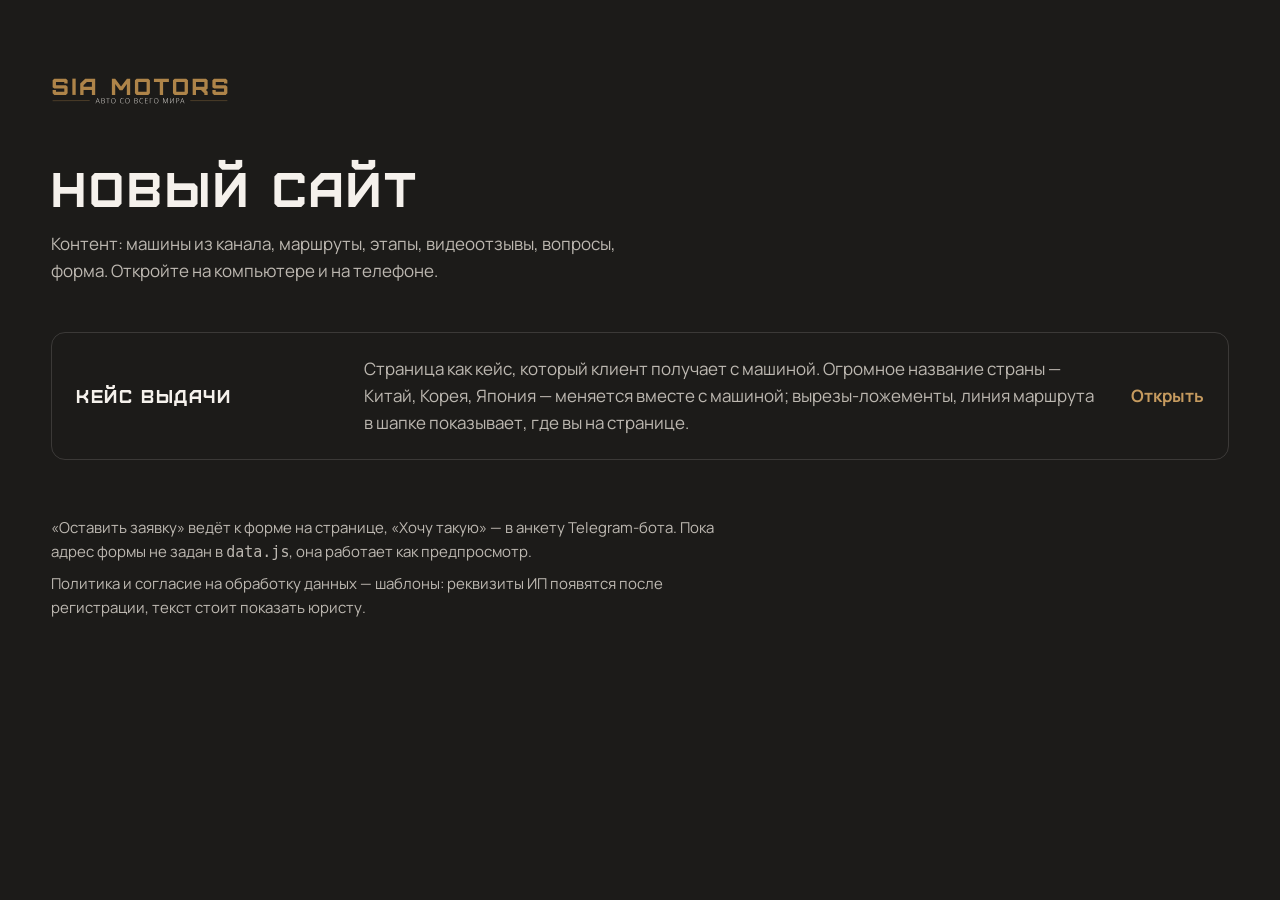
<file: index.html>
<!doctype html>
<html lang="ru">
<head>
<meta charset="utf-8">
<meta name="viewport" content="width=device-width, initial-scale=1">
<title>Sia Motors — варианты сайта</title>
<meta name="robots" content="noindex">
<link rel="icon" href="img/favicon.svg" type="image/svg+xml">
<link rel="stylesheet" href="common.css">
<style>
  .hub { padding-block: clamp(40px, 6vw, 80px); }
  .hub__logo { height: 28px; width: auto; margin-bottom: clamp(32px, 5vw, 56px); }
  .hub h1 { font: 400 clamp(1.8rem, 4vw, 3rem)/1.1 var(--display); letter-spacing: 0.06em; text-transform: uppercase; max-width: 20ch; }
  .hub__lede { margin: 16px 0 clamp(32px, 4vw, 48px); color: var(--cream-dim); max-width: 60ch; }
  .vars { display: grid; gap: 14px; }
  .var { display: grid; gap: 6px 28px; padding: 22px 24px; border-radius: 14px; border: 1px solid var(--line); text-decoration: none; transition: border-color 0.2s, background-color 0.2s; }
  .var:hover { border-color: var(--bronze); background: rgba(174, 132, 73, 0.06); }
  .var b { font: 400 18px/1.2 var(--display); letter-spacing: 0.08em; text-transform: uppercase; }
  .var span { color: var(--cream-dim); }
  .var i { font-style: normal; font-weight: 700; color: var(--bronze-text); }
  @media (min-width: 900px) { .var { grid-template-columns: 260px 1fr auto; align-items: center; } }
  .hub__notes { margin-top: clamp(36px, 5vw, 56px); display: grid; gap: 8px; font-size: 15px; color: var(--cream-dim); max-width: 75ch; }
</style>
</head>
<body>
<main class="wrap hub">
  <img class="hub__logo" src="img/logo.svg" alt="Sia Motors" width="545" height="86">
  <h1>Новый сайт</h1>
  <p class="hub__lede">Контент: машины из канала, маршруты, этапы, видеоотзывы, вопросы, форма. Откройте на компьютере и на телефоне.</p>
  <div class="vars">
    <a class="var" href="v1-keis.html"><b>Кейс выдачи</b><span>Страница как кейс, который клиент получает с машиной. Огромное название страны — Китай, Корея, Япония — меняется вместе с машиной; вырезы-ложементы, линия маршрута в шапке показывает, где вы на странице.</span><i>Открыть</i></a>
  </div>
  <div class="hub__notes">
    <p>«Оставить заявку» ведёт к форме на странице, «Хочу такую» — в анкету Telegram-бота. Пока адрес формы не задан в <code>data.js</code>, она работает как предпросмотр.</p>
    <p>Политика и согласие на обработку данных — шаблоны: реквизиты ИП появятся после регистрации, текст стоит показать юристу.</p>
  </div>
</main>
</body>
</html>
</file>
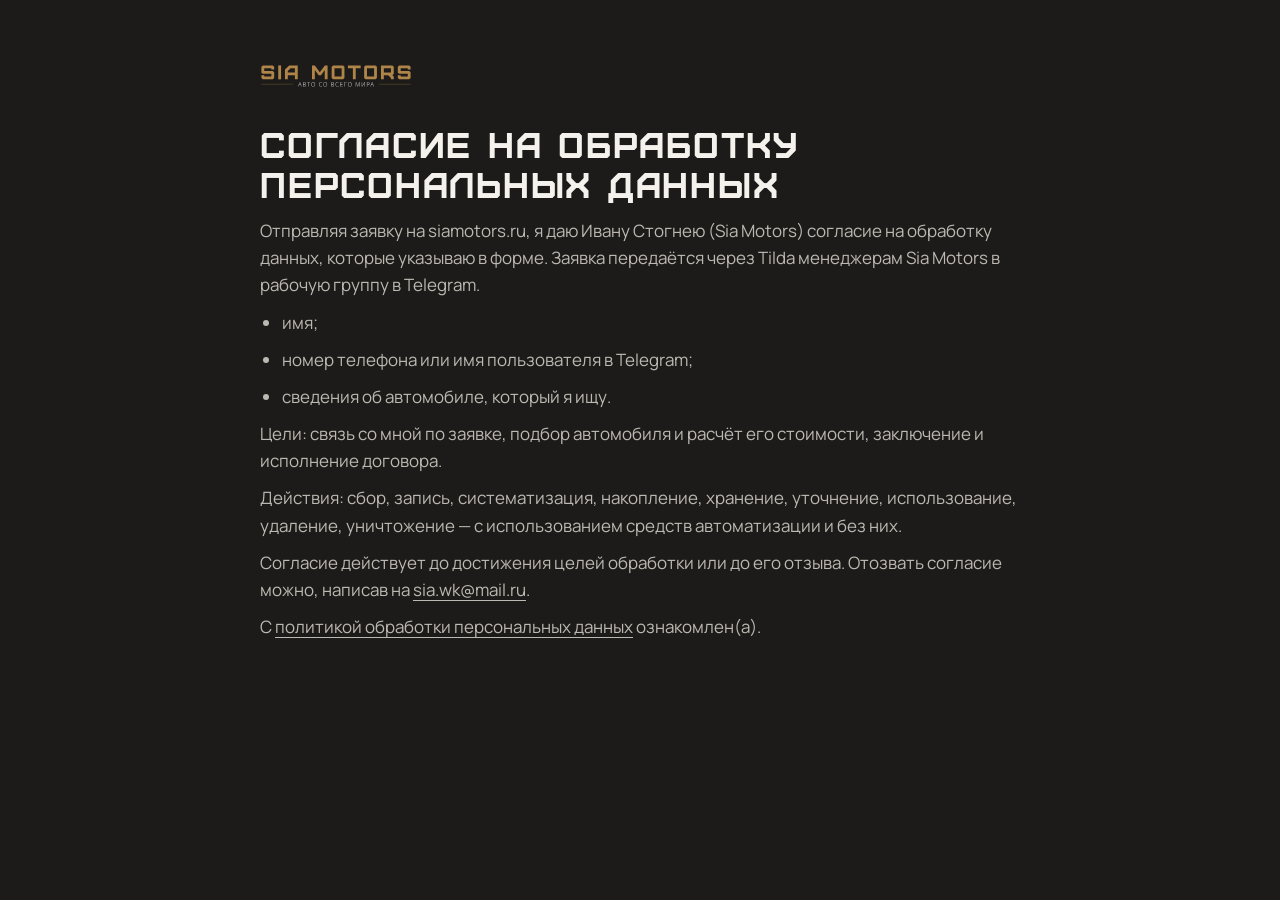
<file: consent.html>
<!doctype html>
<html lang="ru">
<head>
<meta charset="utf-8">
<meta name="viewport" content="width=device-width, initial-scale=1">
<meta name="robots" content="noindex, nofollow"> <!-- демо-копия: убрать при запуске на siamotors.ru -->
<title>Согласие на обработку персональных данных — Sia Motors</title>
<link rel="icon" href="img/favicon.svg" type="image/svg+xml">
<link rel="stylesheet" href="common.css">
<style>
  .doc { padding-block: clamp(32px, 5vw, 64px); max-width: 760px; }
  .doc__logo { height: 24px; width: auto; margin-bottom: 36px; }
  .doc h1 { font: 400 clamp(1.5rem, 3vw, 2.2rem)/1.15 var(--display); letter-spacing: 0.05em; text-transform: uppercase; margin-bottom: 12px; }
  .doc p, .doc li { color: var(--cream-dim); margin-bottom: 10px; }
  .doc ul { list-style: disc; padding-left: 22px; }
</style>
</head>
<body>
<main class="wrap doc">
  <a href="v1-keis.html"><img class="doc__logo" src="img/logo.svg" alt="Sia Motors — на главную" width="545" height="86"></a>
  <h1>Согласие на обработку персональных данных</h1>
  <p>Отправляя заявку на siamotors.ru, я даю Ивану Стогнею (Sia Motors) согласие на обработку данных, которые указываю в форме. Заявка передаётся через Tilda менеджерам Sia Motors в рабочую группу в Telegram.</p>
  <ul>
    <li>имя;</li>
    <li>номер телефона или имя пользователя в Telegram;</li>
    <li>сведения об автомобиле, который я ищу.</li>
  </ul>
  <p>Цели: связь со мной по заявке, подбор автомобиля и расчёт его стоимости, заключение и исполнение договора.</p>
  <p>Действия: сбор, запись, систематизация, накопление, хранение, уточнение, использование, удаление, уничтожение — с использованием средств автоматизации и без них.</p>
  <p>Согласие действует до достижения целей обработки или до его отзыва. Отозвать согласие можно, написав на <a href="mailto:sia.wk@mail.ru">sia.wk@mail.ru</a>.</p>
  <p>С <a href="privacy.html">политикой обработки персональных данных</a> ознакомлен(а).</p>
</main>
</body>
</html>
</file>
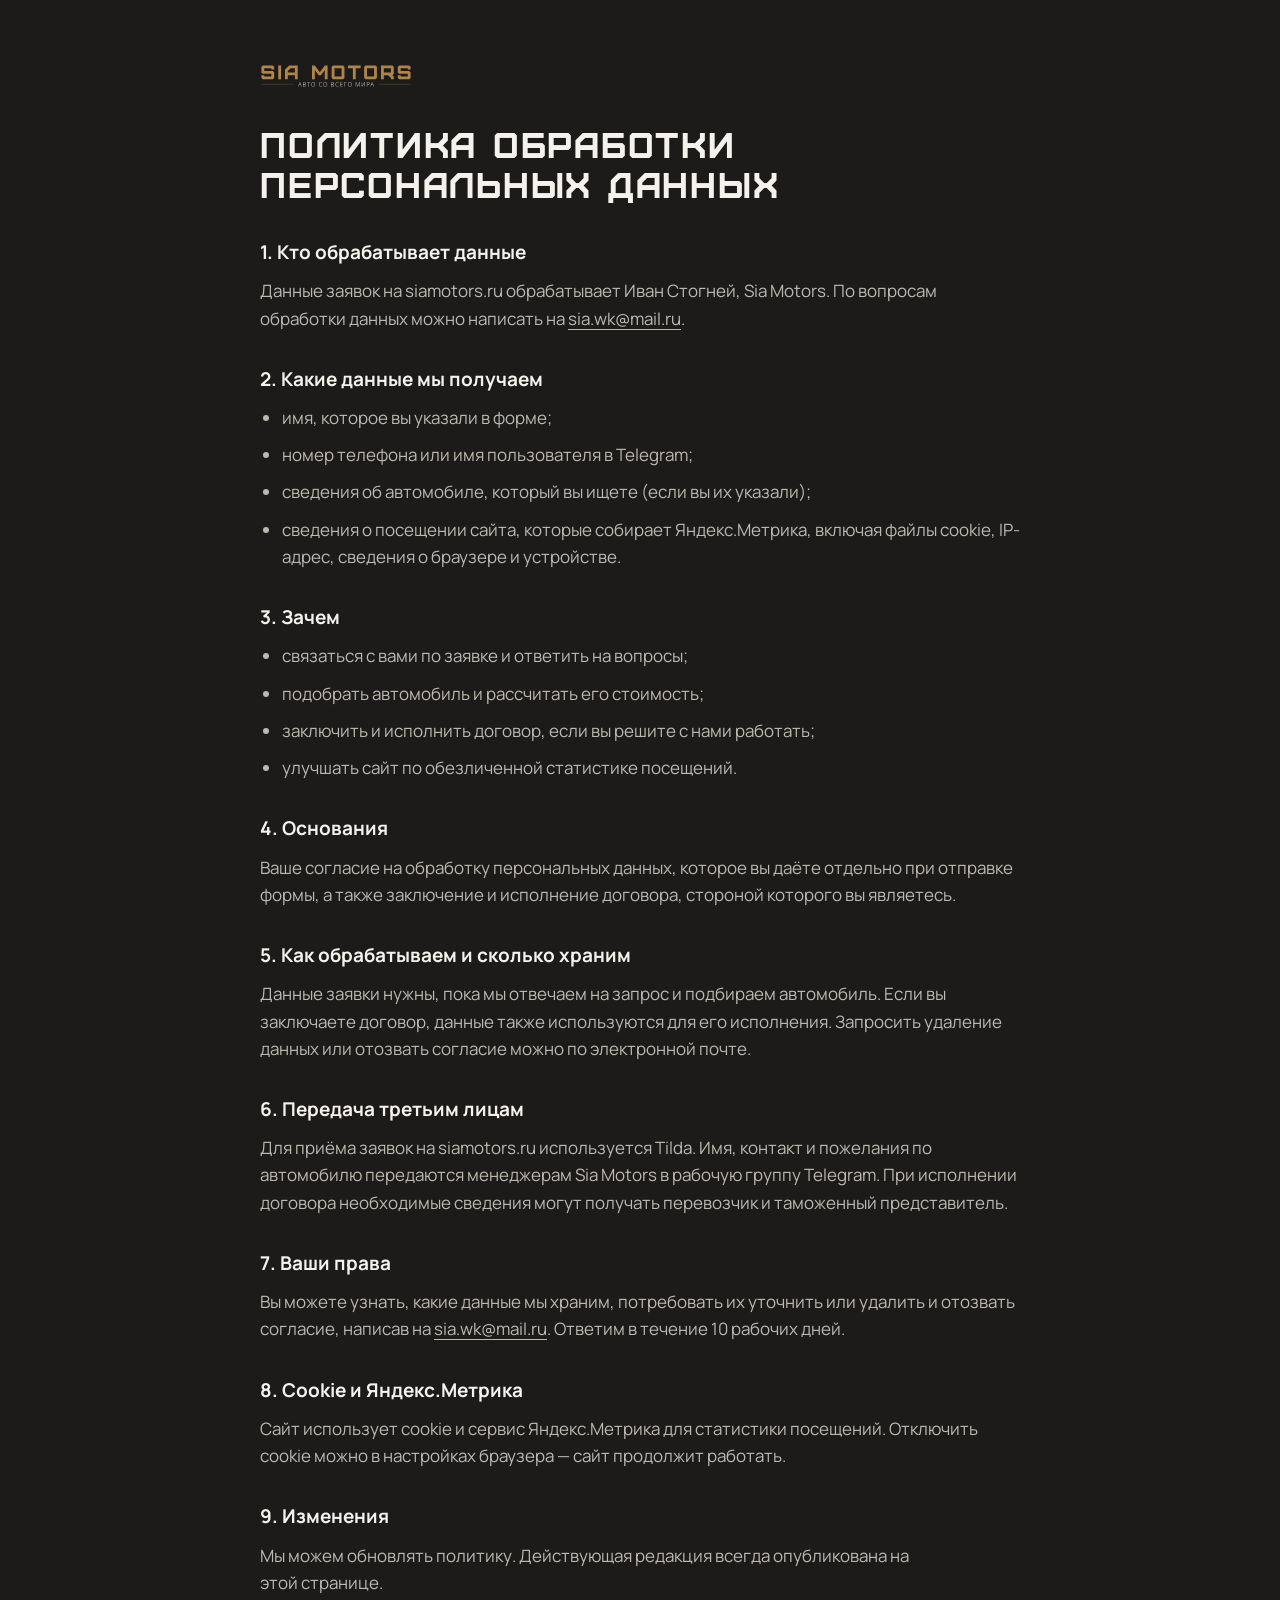
<file: privacy.html>
<!doctype html>
<html lang="ru">
<head>
<meta charset="utf-8">
<meta name="viewport" content="width=device-width, initial-scale=1">
<meta name="robots" content="noindex, nofollow"> <!-- демо-копия: убрать при запуске на siamotors.ru -->
<title>Политика обработки персональных данных — Sia Motors</title>
<link rel="icon" href="img/favicon.svg" type="image/svg+xml">
<link rel="stylesheet" href="common.css">
<style>
  .doc { padding-block: clamp(32px, 5vw, 64px); max-width: 760px; }
  .doc__logo { height: 24px; width: auto; margin-bottom: 36px; }
  .doc h1 { font: 400 clamp(1.5rem, 3vw, 2.2rem)/1.15 var(--display); letter-spacing: 0.05em; text-transform: uppercase; margin-bottom: 12px; }
  .doc h2 { font-size: 19px; font-weight: 700; margin: 32px 0 10px; }
  .doc p, .doc li { color: var(--cream-dim); margin-bottom: 10px; }
  .doc ul { list-style: disc; padding-left: 22px; }
</style>
</head>
<body>
<main class="wrap doc">
  <a href="v1-keis.html"><img class="doc__logo" src="img/logo.svg" alt="Sia Motors — на главную" width="545" height="86"></a>
  <h1>Политика обработки персональных данных</h1>

  <h2>1. Кто обрабатывает данные</h2>
  <p>Данные заявок на siamotors.ru обрабатывает Иван Стогней, Sia Motors. По вопросам обработки данных можно написать на <a href="mailto:sia.wk@mail.ru">sia.wk@mail.ru</a>.</p>

  <h2>2. Какие данные мы получаем</h2>
  <ul>
    <li>имя, которое вы указали в форме;</li>
    <li>номер телефона или имя пользователя в Telegram;</li>
    <li>сведения об автомобиле, который вы ищете (если вы их указали);</li>
    <li>сведения о посещении сайта, которые собирает Яндекс.Метрика, включая файлы cookie, IP-адрес, сведения о браузере и устройстве.</li>
  </ul>

  <h2>3. Зачем</h2>
  <ul>
    <li>связаться с вами по заявке и ответить на вопросы;</li>
    <li>подобрать автомобиль и рассчитать его стоимость;</li>
    <li>заключить и исполнить договор, если вы решите с нами работать;</li>
    <li>улучшать сайт по обезличенной статистике посещений.</li>
  </ul>

  <h2>4. Основания</h2>
  <p>Ваше согласие на обработку персональных данных, которое вы даёте отдельно при отправке формы, а также заключение и исполнение договора, стороной которого вы являетесь.</p>

  <h2>5. Как обрабатываем и сколько храним</h2>
  <p>Данные заявки нужны, пока мы отвечаем на запрос и подбираем автомобиль. Если вы заключаете договор, данные также используются для его исполнения. Запросить удаление данных или отозвать согласие можно по электронной почте.</p>

  <h2>6. Передача третьим лицам</h2>
  <p>Для приёма заявок на siamotors.ru используется Tilda. Имя, контакт и пожелания по автомобилю передаются менеджерам Sia Motors в рабочую группу Telegram. При исполнении договора необходимые сведения могут получать перевозчик и таможенный представитель.</p>

  <h2>7. Ваши права</h2>
  <p>Вы можете узнать, какие данные мы храним, потребовать их уточнить или удалить и отозвать согласие, написав на <a href="mailto:sia.wk@mail.ru">sia.wk@mail.ru</a>. Ответим в течение 10 рабочих дней.</p>

  <h2>8. Cookie и Яндекс.Метрика</h2>
  <p>Сайт использует cookie и сервис Яндекс.Метрика для статистики посещений. Отключить cookie можно в настройках браузера — сайт продолжит работать.</p>

  <h2>9. Изменения</h2>
  <p>Мы можем обновлять политику. Действующая редакция всегда опубликована на этой странице.</p>
</main>
</body>
</html>
</file>
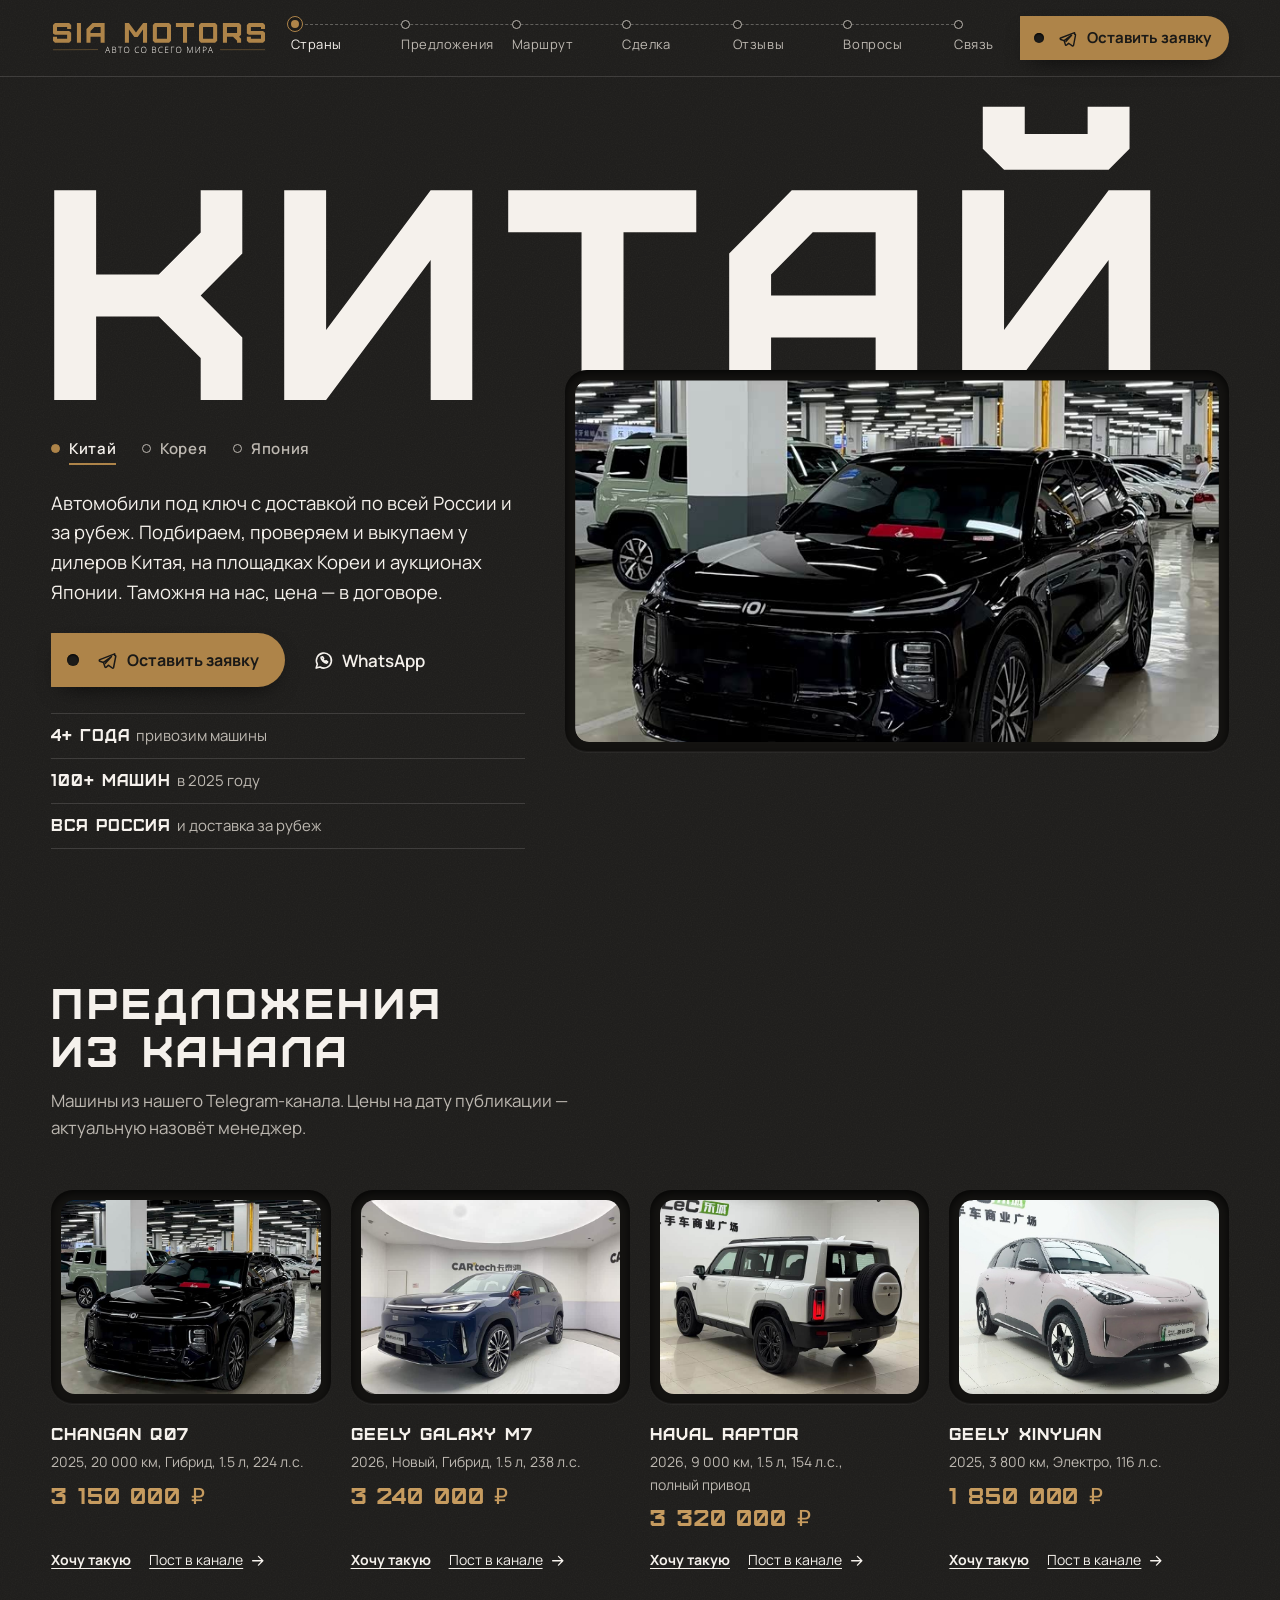
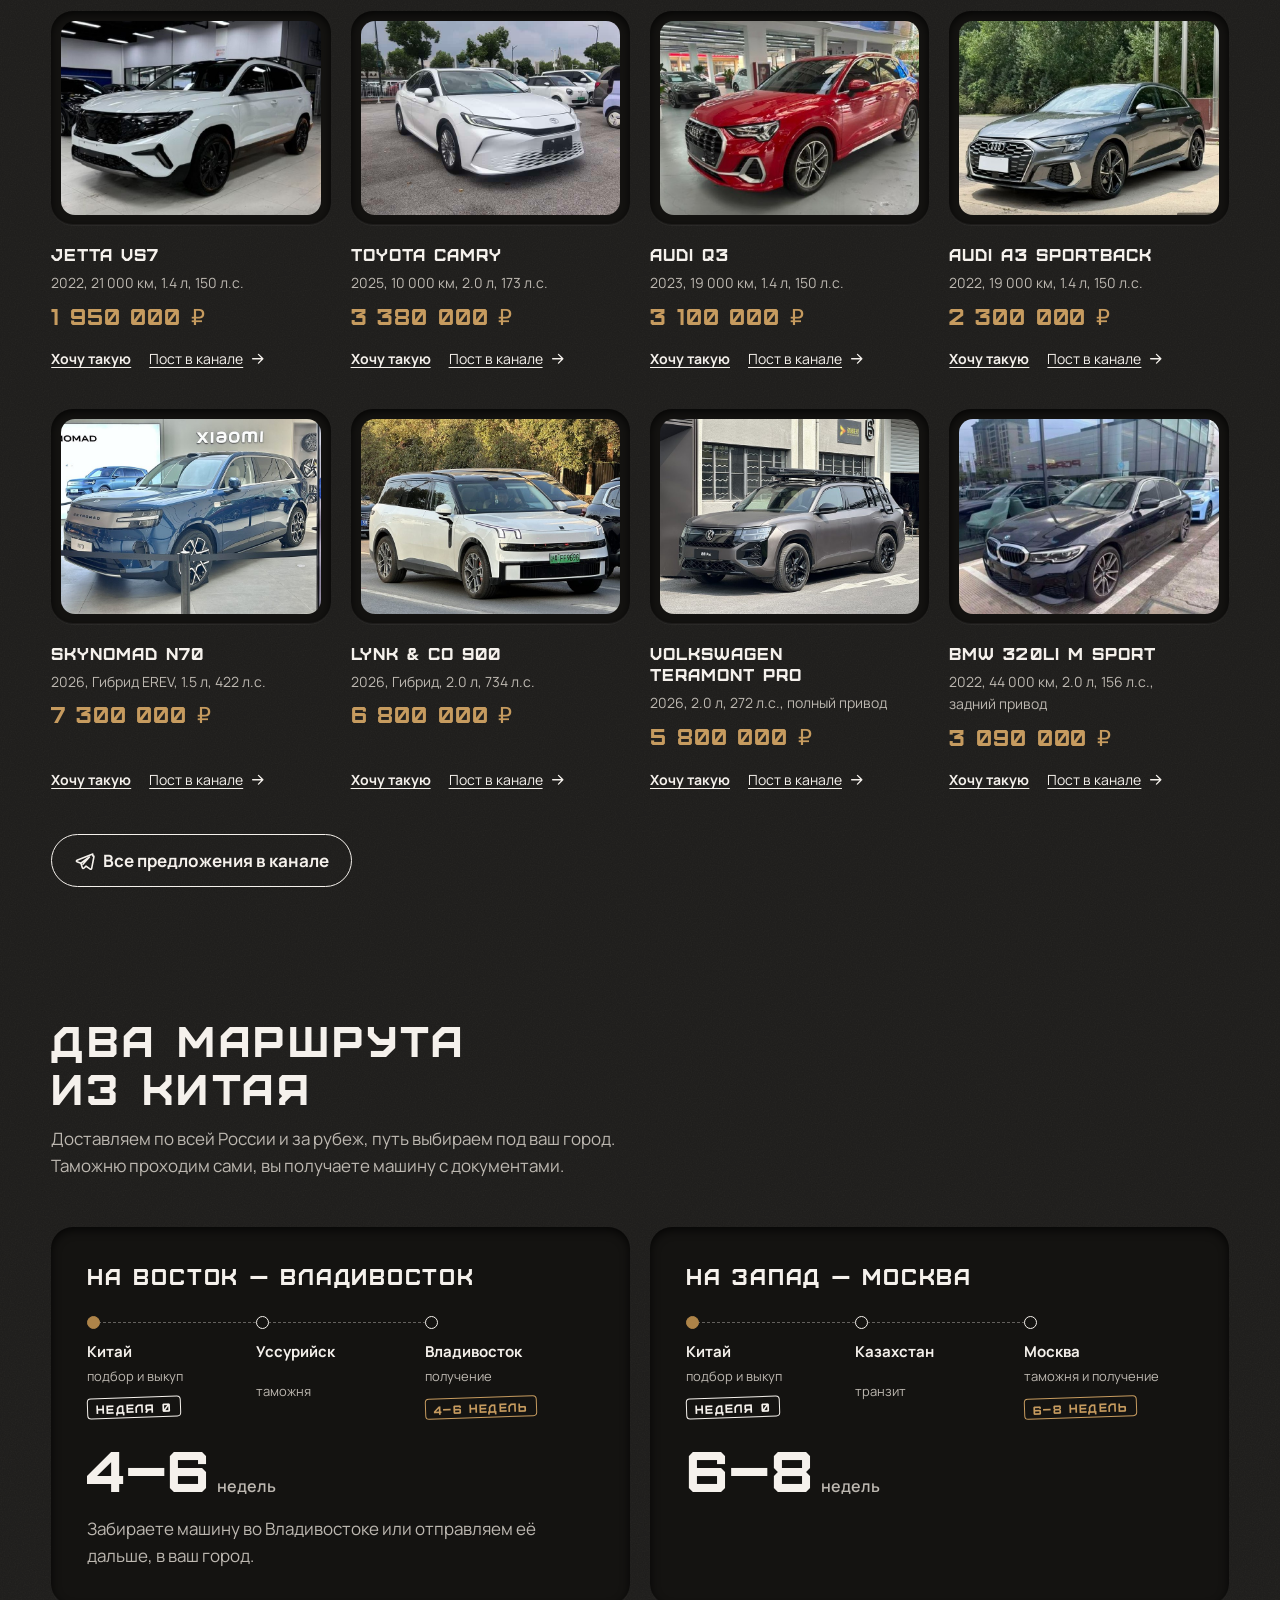
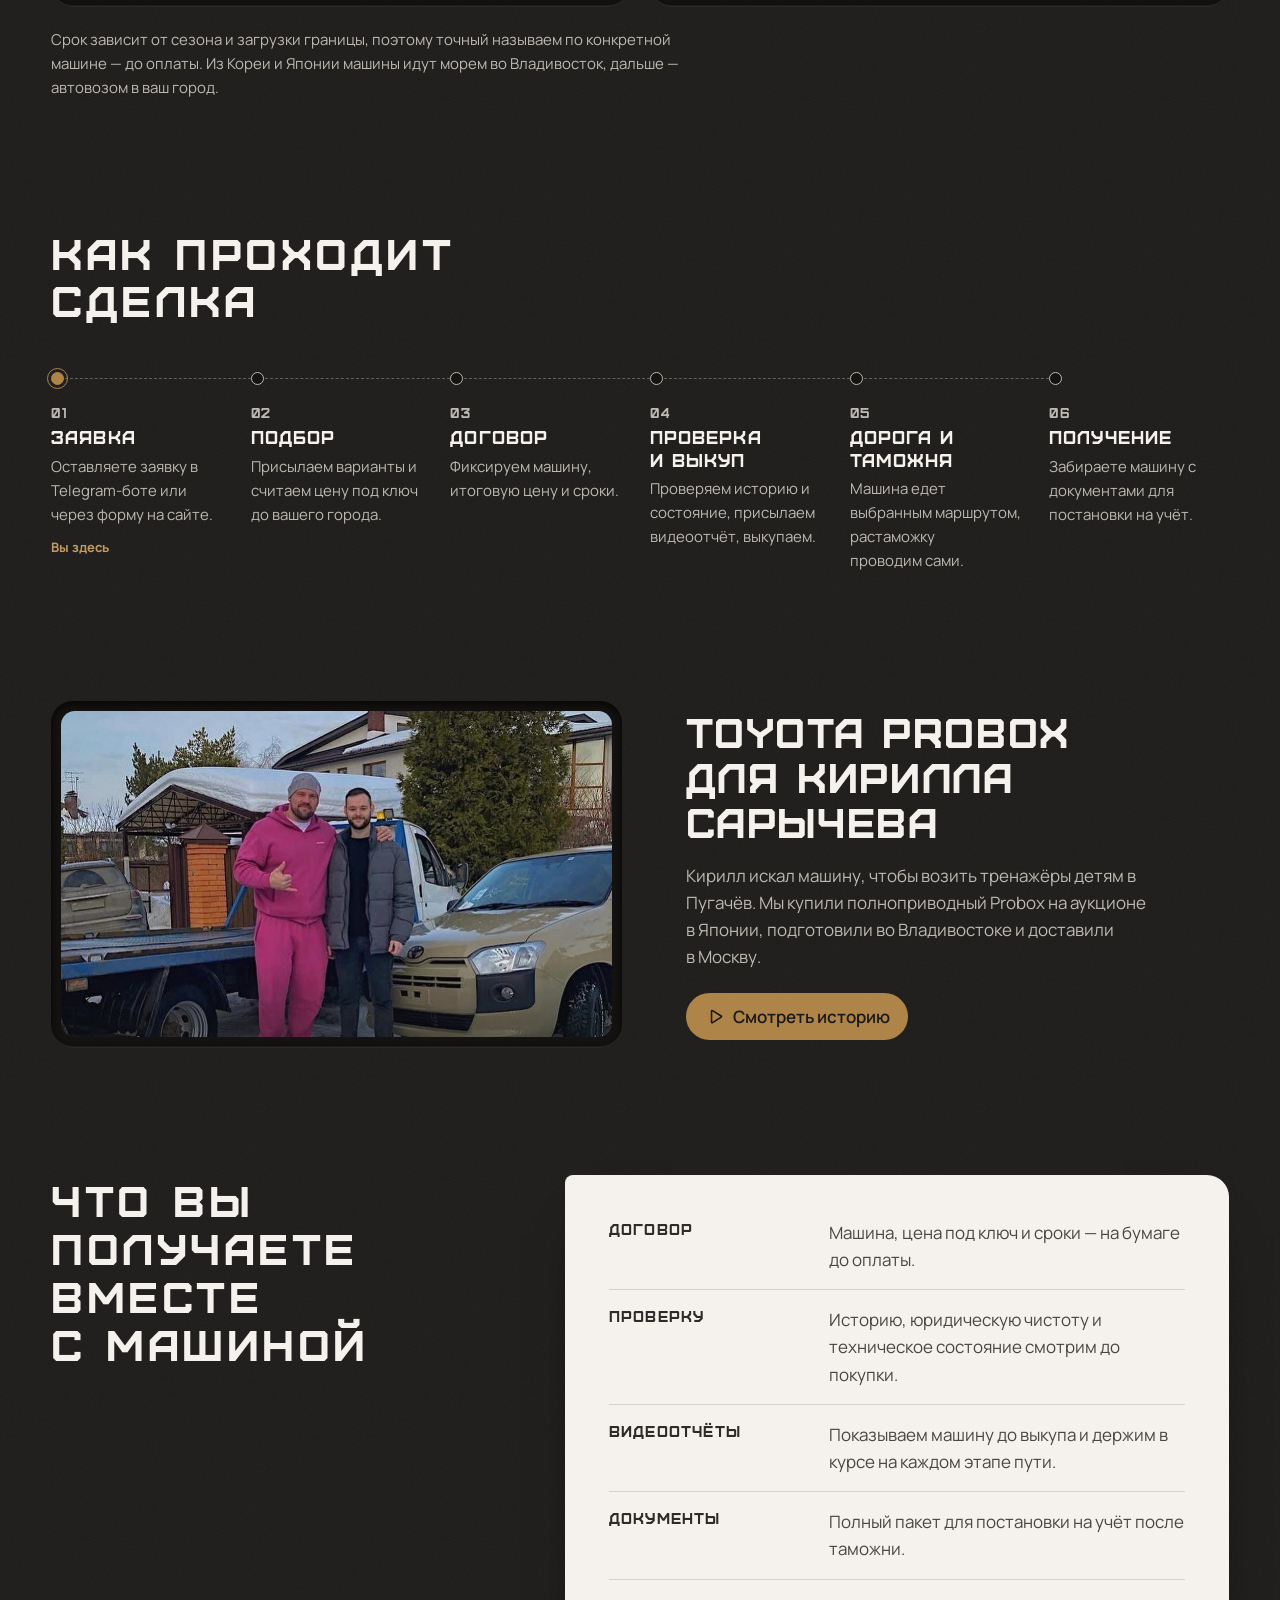
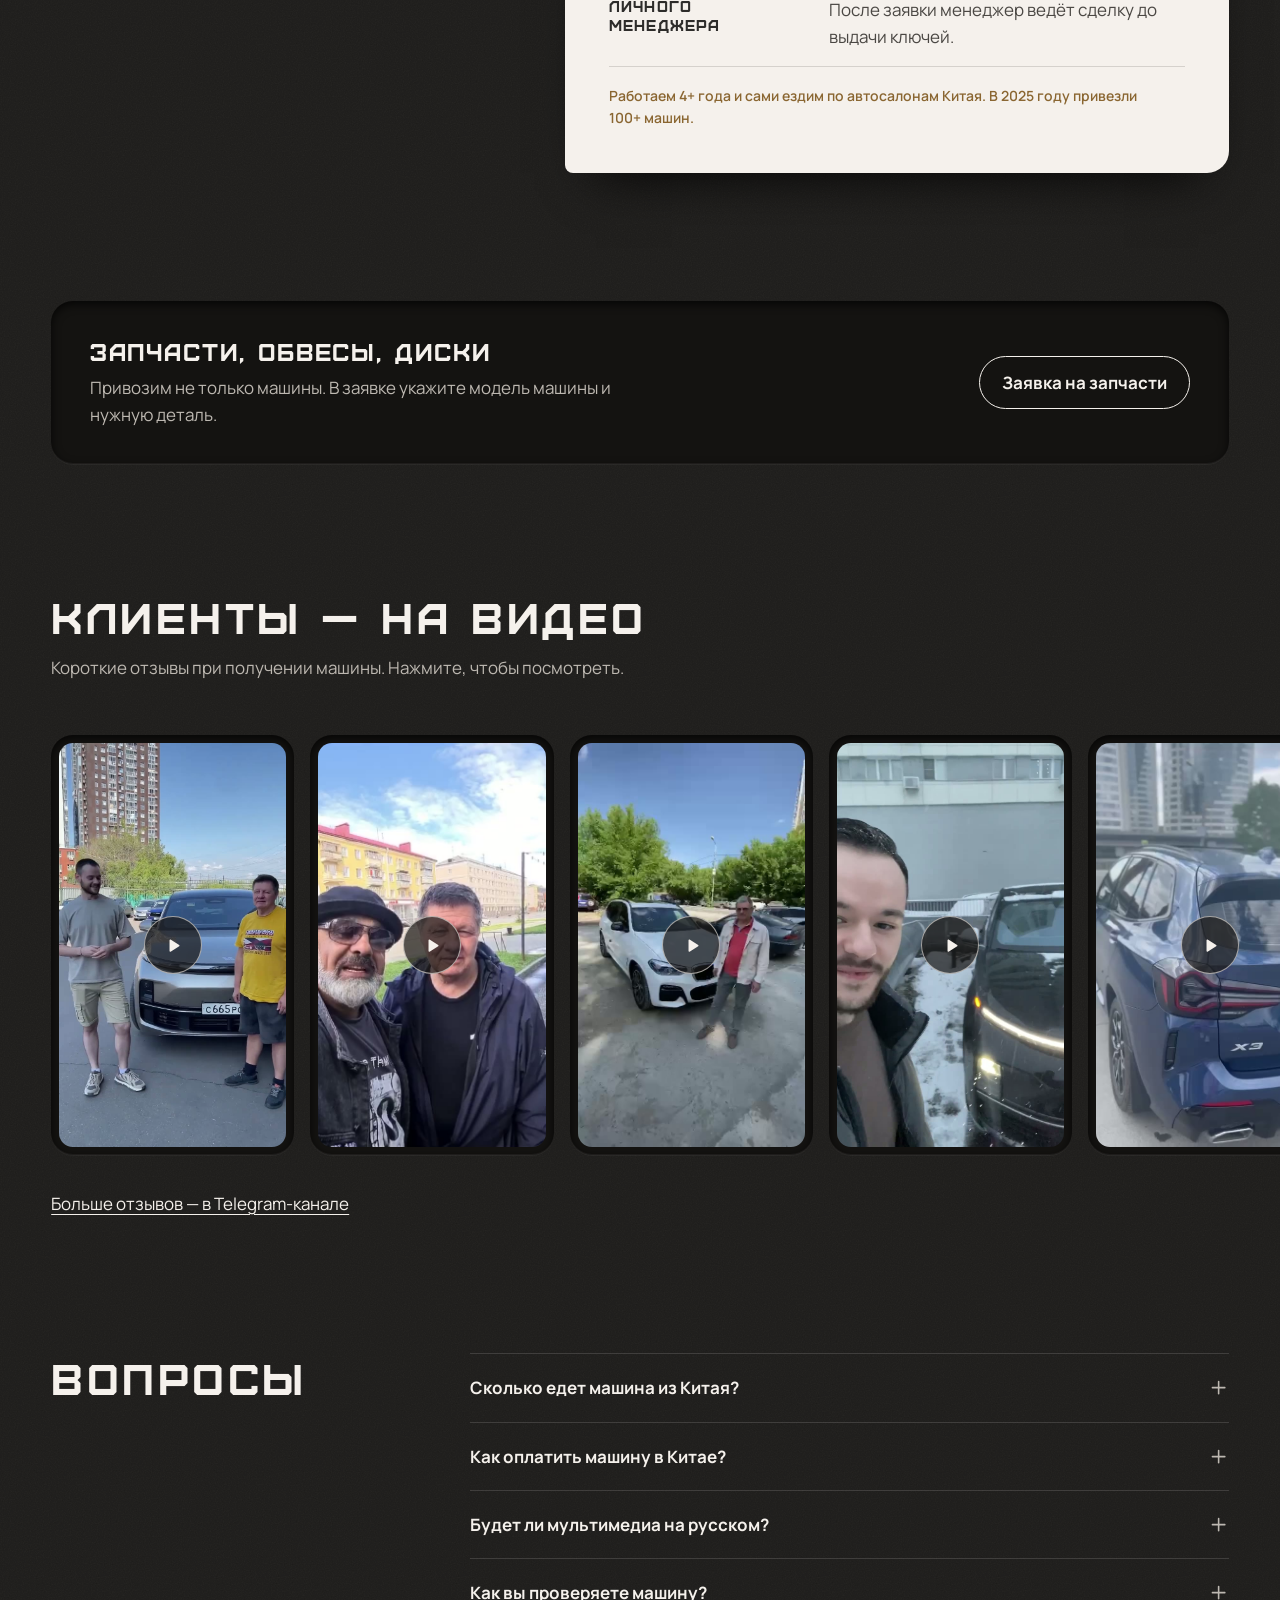
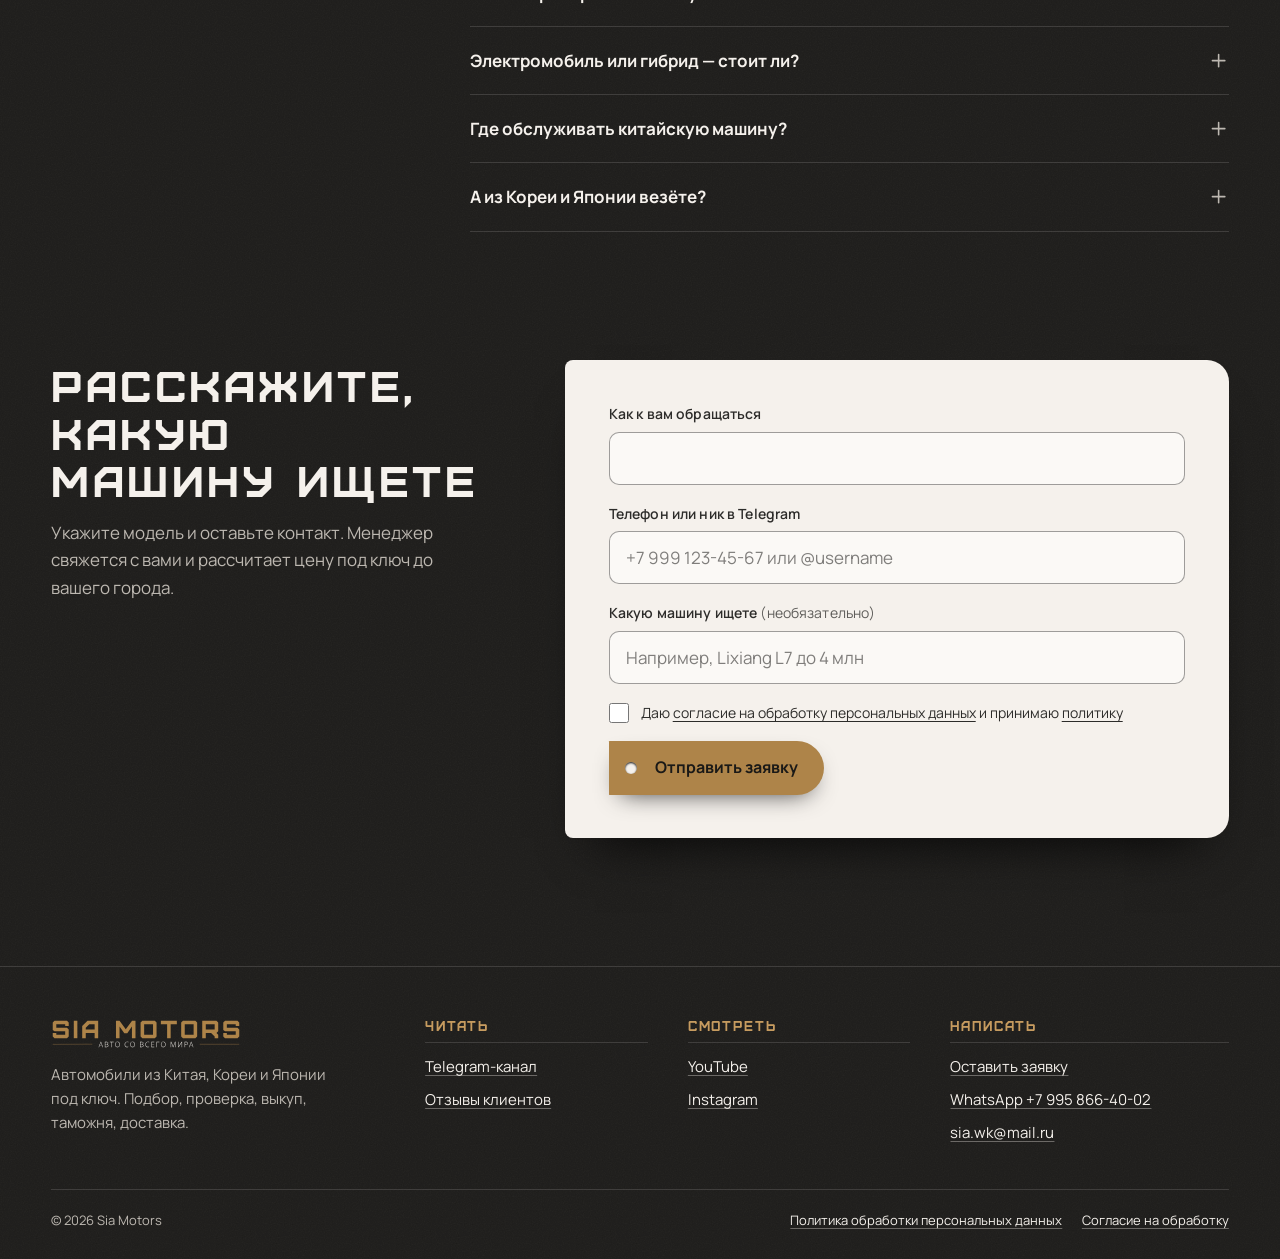
<file: v1-keis.html>
<!doctype html>
<html lang="ru">
<head>
<meta charset="utf-8">
<meta name="viewport" content="width=device-width, initial-scale=1">
<meta name="robots" content="noindex, nofollow"> <!-- демо-копия: убрать при запуске на siamotors.ru -->
<title>Sia Motors — автомобили из Китая, Кореи и Японии под ключ</title>
<meta name="description" content="Подбираем, проверяем и привозим автомобили из Китая, Кореи и Японии под ключ. Доставка по всей России и за рубеж, растаможка — на нас.">
<meta name="theme-color" content="#1c1b19">
<link rel="icon" href="img/favicon.svg" type="image/svg+xml">
<link rel="preload" href="fonts/Furore.otf" as="font" type="font/otf" crossorigin>
<link rel="stylesheet" href="common.css">
<style>
  /* Вариант 1 — «Кейс выдачи»: страница как открытый кейс, который клиент получает с машиной. */
  :root { --pocket: #141311; --bronze-hover: #ba8f52; }
  body {
    background-color: var(--ink);
    background-image: url("data:image/svg+xml,%3Csvg xmlns='http://www.w3.org/2000/svg' width='180' height='180'%3E%3Cfilter id='n'%3E%3CfeTurbulence type='fractalNoise' baseFrequency='.85' numOctaves='2' stitchTiles='stitch'/%3E%3CfeColorMatrix values='0 0 0 0 1 0 0 0 0 1 0 0 0 0 1 0 0 0 .045 0'/%3E%3C/filter%3E%3Crect width='100%25' height='100%25' filter='url(%23n)'/%3E%3C/svg%3E");
  }
  .h2 { font: 400 clamp(1.7rem, 3.4vw, 2.9rem)/1.1 var(--display); letter-spacing: 0.08em; text-transform: uppercase; }
  .sec { padding-block: clamp(72px, 10vw, 136px) 0; }
  .sec__head { display: grid; gap: 14px; max-width: 60ch; margin-bottom: clamp(28px, 4vw, 48px); }
  .sec__lede { color: var(--cream-dim); }

  /* Ложемент: вырез в графите, куда «утоплен» предмет */
  .pocket {
    background: var(--pocket);
    border-radius: 22px;
    padding: 10px;
    box-shadow: inset 0 3px 10px rgba(0, 0, 0, 0.75), inset 0 -1px 0 rgba(245, 241, 236, 0.07), 0 1px 0 rgba(245, 241, 236, 0.04);
  }
  .pocket img { border-radius: 14px; width: 100%; aspect-ratio: 4 / 3; object-fit: cover; }

  /* Бирка ключа — главная кнопка. Висит на «отверстии» и качается от него. */
  .tag {
    position: relative; display: inline-flex; align-items: center; gap: 10px;
    min-height: 54px; padding: 14px 26px 14px 46px; border: 0; border-radius: 14px 999px 999px 14px;
    background: var(--bronze); color: var(--on-bronze); font-weight: 700; font-size: 1rem; text-decoration: none;
    box-shadow: 0 10px 24px -12px rgba(0, 0, 0, 0.8);
    transform-origin: 22px 50%; transition: transform 0.5s var(--ease), background-color 0.2s;
  }
  .tag::before {
    content: ""; position: absolute; left: 16px; top: 50%; width: 12px; height: 12px; margin-top: -6px;
    border-radius: 50%; background: var(--ink); box-shadow: inset 0 1px 2px rgba(0, 0, 0, 0.9);
  }
  .tag:hover { animation: swing 0.9s var(--ease); background: var(--bronze-hover); }
  .tag:active { transform: scale(0.98); }
  @keyframes swing { 30% { transform: rotate(-4deg); } 65% { transform: rotate(1.5deg); } 100% { transform: rotate(0); } }
  .tag--sm { min-height: 44px; padding: 10px 18px 10px 38px; font-size: 0.9375rem; }
  .link-wa { display: inline-flex; align-items: center; gap: 8px; min-height: 54px; padding-inline: 6px; font-weight: 600; text-decoration: none; }
  .link-wa:hover { color: var(--bronze-text); }
  .tag--sm::before { left: 14px; width: 10px; height: 10px; margin-top: -5px; }

  /* Шапка: вторая строка — линия маршрута по странице */
  .top { position: sticky; top: 0; z-index: 20; background-color: var(--ink); background-image: inherit; border-bottom: 1px solid var(--line); }
  .top__in { display: flex; flex-wrap: wrap; align-items: center; gap: 10px 24px; padding-top: 10px; }
  .top__logo img { height: 34px; width: auto; }
  /* --last — ширина слова «Связь»: последняя колонка не добавляет пустоту перед кнопкой */
  .route-nav { --last: 2.625rem; --p: 0; position: relative; order: 1; flex: 0 0 100%; padding: 4px 0 10px; }
  .route-nav ol { display: grid; grid-template-columns: repeat(6, minmax(0, 1fr)) var(--last); position: relative; z-index: 1; }
  .route-nav a {
    display: grid; width: fit-content; justify-items: start; gap: 5px; padding-bottom: 2px;
    font-size: 0.8125rem; letter-spacing: 0.04em; color: var(--cream-dim); text-decoration: none;
  }
  .route-nav a::before {
    content: ""; width: 9px; height: 9px; border-radius: 50%;
    background: var(--ink); border: 1.5px solid var(--cream-dim);
  }
  .route-nav a:hover { color: var(--cream); }
  .route-nav a[aria-current] { color: var(--cream); }
  .route-nav__track { position: absolute; left: 4.5px; right: calc(var(--last) - 4.5px); top: 8px; height: 0; border-top: 1.5px dashed rgba(245, 241, 236, 0.3); }
  .route-nav__done { position: absolute; left: 0; top: -1.5px; height: 1.5px; width: calc(var(--p) * 100%); background: var(--cream); }
  .route-nav__now {
    position: absolute; z-index: 2; top: 1.5px; left: calc(4.5px + var(--p) * (100% - var(--last))); width: 14px; height: 14px; margin-left: -7px;
    border-radius: 50%; background: var(--bronze); border: 3px solid var(--ink); outline: 1.5px solid var(--bronze); pointer-events: none;
  }
  /* Семь подписей помещаются рядом с логотипом и контактами только на широком экране */
  @media (max-width: 1249px) { html { scroll-padding-top: 124px; } }
  @media (min-width: 1250px) {
    html { scroll-padding-top: 77px; }
    .top__in { flex-wrap: nowrap; min-height: 76px; gap: 24px; padding-top: 0; }
    .route-nav { order: 0; flex: 1; min-width: 0; padding: 0; }
    .route-nav__track { top: 4px; }
    .route-nav__now { top: -2.5px; }
  }

  /* Первый экран */
  .hero { padding-top: clamp(28px, 5.4vw, 80px); }
  .hero__title { display: grid; }
  /* Слово-страна: все три в одной ячейке, у каждой свой кегль (--k), чтобы ровно занять ширину */
  .hero__words { display: grid; }
  .hero__word {
    grid-area: 1 / 1; align-self: end; white-space: nowrap;
    font: 400 calc(clamp(67px, 23.4vw, 344px) * var(--k))/0.86 var(--display); /* в px: слово подогнано под ширину экрана, а не под размер шрифта */ letter-spacing: 0.05em; margin-left: -0.04em;
    text-transform: uppercase; color: var(--cream);
    clip-path: inset(-0.4em -0.2em 0 -0.2em); /* сверху запас под кратку «Й» */
  }
  .hero__word:not(.is-on):not(.is-off) { visibility: hidden; }
  /* Новые буквы выкатываются снизу из-под кромки, старые тают на месте — по очереди, слева направо */
  .hero__word .ch { display: inline-block; transform: translateY(105%); transition: transform 0.8s var(--ease) calc(120ms + var(--i) * 50ms); }
  .hero__word.is-on .ch { transform: none; }
  .hero__word.is-off .ch {
    transform: translateY(-14%); opacity: 0; filter: blur(8px);
    transition: transform 0.6s var(--ease), opacity 0.45s ease-out, filter 0.6s var(--ease);
    transition-delay: calc(var(--i) * 35ms);
  }
  .hero__word:not(.is-on):not(.is-off) .ch { transition: none; }

  /* Переключатель стран; полоска под активной — сколько осталось до следующей */
  .countries { display: flex; flex-wrap: wrap; gap: 4px 26px; margin-bottom: 18px; }
  .countries button {
    position: relative; display: inline-flex; align-items: center; gap: 9px; min-height: 44px; padding: 0;
    border: 0; background: none; font-size: 0.9375rem; font-weight: 600; letter-spacing: 0.04em; color: var(--cream-dim);
    transition: color 0.2s;
  }
  .countries button::before { content: ""; width: 9px; height: 9px; border-radius: 50%; border: 1.5px solid currentColor; transition: background-color 0.2s, border-color 0.2s; }
  .countries button:hover, .countries [aria-pressed="true"] { color: var(--cream); }
  .countries [aria-pressed="true"]::before { background: var(--bronze); border-color: var(--bronze); }
  .countries button::after {
    content: ""; position: absolute; left: 18px; right: 0; bottom: 6px; height: 1.5px;
    background: var(--bronze); transform: scaleX(0); transform-origin: left;
  }
  .countries [aria-pressed="true"]::after { animation: dwell 5s linear forwards; }
  .countries.is-paused [aria-pressed="true"]::after { animation-play-state: paused; }
  @keyframes dwell { to { transform: scaleX(1); } }

  /* Смена машины: новая открывается шторкой слева направо, по кромке идёт бронзовая нить */
  .hero__shots { position: relative; display: grid; overflow: hidden; border-radius: 14px; isolation: isolate; }
  .hero__shots img { grid-area: 1 / 1; clip-path: inset(0 100% 0 0); transform: scale(1.08); }
  .hero__shots img.is-on { z-index: 2; clip-path: inset(0); transform: none; transition: clip-path 0.9s var(--ease), transform 1.4s var(--ease); }
  .hero__shots img.was-on { z-index: 1; clip-path: inset(0); transform: none; filter: brightness(0.45); transition: filter 0.9s var(--ease); }
  .hero__sweep { position: absolute; inset: 0; z-index: 3; pointer-events: none; transform: translateX(-101%); }
  .hero__sweep::after { content: ""; position: absolute; top: 0; right: 0; bottom: 0; width: 2px; background: var(--bronze); }
  .hero__grid { display: grid; gap: 28px; margin-top: 22px; }
  .hero__lede { font-size: clamp(1.0625rem, 1.45vw, 1.25rem); max-width: 44ch; }
  .hero__cta { display: flex; flex-wrap: wrap; align-items: center; gap: 12px 22px; margin-top: 26px; }
  .hero__car { position: relative; margin: 0; }
  .hero__car img { aspect-ratio: 16 / 9; }
  .label {
    position: absolute; left: -8px; bottom: -22px; display: grid; gap: 2px;
    padding: 14px 18px 14px 20px; border-radius: 6px 14px 14px 6px; background: var(--cream); color: var(--graphite);
    box-shadow: 0 14px 30px -14px rgba(0, 0, 0, 0.9);
  }
  .label__name { font-size: 0.875rem; font-weight: 600; }
  .label__price { font: 400 1.375rem/1.1 var(--display); letter-spacing: 0.04em; color: var(--bronze-deep); }
  .label__note { font-size: 0.8125rem; color: var(--graphite-faint); }
  /* Факты в «крышке» кейса: на телефоне одной строкой, на десктопе — столбиком под кнопками */
  .hero__facts { display: flex; flex-wrap: wrap; gap: 4px 14px; margin-top: 18px; padding-top: 14px; border-top: 1px solid var(--line); font-size: 0.875rem; color: var(--cream-dim); }
  .hero__facts b { font: 400 0.875rem/1 var(--display); letter-spacing: 0.06em; color: var(--cream); margin-right: 6px; }

  @media (min-width: 900px) {
    .hero__grid { grid-template-columns: 5fr 7fr; align-items: start; gap: 40px; margin-top: calc(-1 * clamp(1rem, 2.6vw, 2.4rem)); }
    .hero__copy { padding-top: clamp(2.6rem, 4.4vw, 4rem); }
    .hero__car { z-index: 2; }
    .hero__facts { display: grid; gap: 0; margin-top: 26px; padding-top: 0; font-size: 0.9375rem; }
    .hero__facts li { padding: 10px 0; border-bottom: 1px solid var(--line); }
    .hero__facts b { font-size: 1rem; }
  }

  /* Предложения: машины утоплены в вырезы ложемента */
  .tray { display: grid; gap: 28px 20px; grid-template-columns: repeat(auto-fill, minmax(min(100%, 270px), 1fr)); }
  @media (max-width: 699px) {
    .tray { display: flex; gap: 16px; overflow-x: auto; scroll-snap-type: x mandatory; margin-inline: calc(-1 * var(--gutter)); padding: 6px var(--gutter) 14px; scroll-padding-inline: var(--gutter); }
    .slot { flex: 0 0 82%; scroll-snap-align: start; }
  }
  .slot { display: flex; flex-direction: column; gap: 8px; }
  /* ссылки всегда внизу карточки: названия разной длины не должны разъезжаться по строкам */
  .slot .pocket { transition: transform 0.45s var(--ease), box-shadow 0.45s var(--ease); }
  .slot:hover .pocket { transform: translateY(-6px); box-shadow: inset 0 3px 10px rgba(0, 0, 0, 0.75), 0 22px 30px -18px rgba(0, 0, 0, 0.9); }
  .slot__name { margin-top: 10px; font: 400 1.0625rem/1.25 var(--display); letter-spacing: 0.06em; text-transform: uppercase; }
  .slot__meta { font-size: 0.875rem; color: var(--cream-dim); }
  .slot__price { font: 400 1.375rem/1.2 var(--display); letter-spacing: 0.04em; color: var(--bronze-text); }
  .slot__links { display: flex; flex-wrap: wrap; gap: 6px 18px; font-size: 0.875rem; margin-top: auto; }
  .slot__links a { display: inline-flex; align-items: center; gap: 6px; min-height: 44px; }
  .slot__links a:first-child { font-weight: 700; }
  .sec__more { margin-top: 32px; }
  .sec__more a, .reels-more a { display: inline-flex; align-items: center; min-height: 44px; }

  /* Маршруты: путь — пунктир (впереди), огонёк едет по нему */
  .routes { display: grid; gap: 20px; }
  .route { padding: clamp(22px, 3vw, 36px); display: grid; gap: 18px; align-content: start; }
  .route__name { font: 400 clamp(1.125rem, 1.8vw, 1.375rem)/1.2 var(--display); letter-spacing: 0.08em; text-transform: uppercase; }
  .route__time { font: 400 clamp(2.4rem, 5vw, 3.6rem)/1 var(--display); letter-spacing: 0.04em; }
  .route__time small { font: 600 1rem var(--text); letter-spacing: 0; margin-left: 6px; color: var(--cream-dim); }
  .route p { color: var(--cream-dim); }
  .route .route__time { color: var(--cream); }
  /* minmax(0, …): иначе длинный штамп раздвигает колонку и остановки уезжают от рассчитанных 33% и 66% */
  .line { position: relative; display: grid; grid-template-columns: repeat(3, minmax(0, 1fr)); margin: 8px 0 4px; }
  .line::before { content: ""; position: absolute; left: 6px; right: calc(33.333% - 6px); top: 6px; border-top: 1.5px dashed rgba(245, 241, 236, 0.35); }
  .line::after {
    content: ""; position: absolute; top: 1px; left: 1px; width: 11px; height: 11px; border-radius: 50%;
    background: var(--bronze); border: 2px solid var(--pocket); opacity: 0;
    animation: travel 9s ease-in-out infinite;
  }
  /* Огонёк едет этапами и на каждой остановке отмечает прибытие. Едет через left в процентах: cqw в анимации на телефонах уводил его за линию.
     Все таймлайны одной длины: 8–40% первый этап, 40–52% остановка, 52–84% второй этап, 84–96% финиш. */
  @keyframes travel {
    0% { left: 1px; opacity: 0; } 5% { opacity: 1; } 8% { left: 1px; }
    40%, 52% { left: calc(33.333% + 1px); }
    84%, 96% { left: calc(66.666% + 1px); opacity: 1; }
    100% { left: calc(66.666% + 1px); opacity: 0; }
  }
  @keyframes stop-lit {
    0%, 39%, 100% { background: var(--pocket); border-color: var(--cream); }
    41%, 96% { background: var(--bronze); border-color: var(--bronze); }
  }
  @keyframes stop-lit-end {
    0%, 83%, 100% { background: var(--pocket); border-color: var(--cream); }
    85%, 96% { background: var(--bronze); border-color: var(--bronze); }
  }
  @keyframes ping-mid { 0%, 39% { opacity: 0; transform: none; } 40% { opacity: 1; transform: none; } 52%, 100% { opacity: 0; transform: scale(3); } }
  @keyframes ping-end { 0%, 83% { opacity: 0; transform: none; } 84% { opacity: 1; transform: none; } 96%, 100% { opacity: 0; transform: scale(3); } }
  @keyframes stamp-hit { 0%, 83%, 92%, 100% { transform: rotate(-2deg) scale(1); } 86% { transform: rotate(-2deg) scale(1.16); } }
  .stop { position: relative; display: grid; gap: 2px; padding-top: 24px; font-size: 0.875rem; }
  .stop::before { content: ""; position: absolute; top: 0; left: 0; width: 13px; height: 13px; border-radius: 50%; background: var(--pocket); border: 1.5px solid var(--cream); }
  .stop b { font-weight: 700; font-size: 0.9375rem; }
  .stop small { font-size: 0.8125rem; color: var(--cream-dim); }
  .stop:first-child::before { background: var(--bronze); border-color: var(--bronze); }
  /* Отметка срока — штамп, приколотый к точке маршрута */
  .stop .stamp {
    justify-self: start; margin-top: 8px; padding: 4px 8px 3px; border: 1.5px solid currentColor; border-radius: 4px;
    font: 400 0.75rem/1 var(--display); letter-spacing: 0.1em; text-transform: uppercase; color: var(--cream); transform: rotate(-2deg); white-space: nowrap;
  }
  .stop:last-child .stamp { color: var(--bronze-text); animation: stamp-hit 9s ease-out infinite; }
  .stop:nth-child(2)::before { animation: stop-lit 9s ease infinite; }
  .stop:last-child::before { animation: stop-lit-end 9s ease infinite; }
  .stop:nth-child(2)::after, .stop:last-child::after {
    content: ""; position: absolute; top: 0; left: 0; width: 13px; height: 13px; border-radius: 50%;
    border: 1.5px solid var(--bronze); opacity: 0; pointer-events: none; animation: ping-mid 9s ease-out infinite;
  }
  .stop:last-child::after { animation-name: ping-end; }
  /* вне экрана всё стоит, и этапы не расходятся между собой */
  .routes.is-away .line::after, .routes.is-away .stop::before, .routes.is-away .stop::after, .routes.is-away .stamp { animation-play-state: paused; }
  /* Узкие телефоны или крупный шрифт: три остановки в строку не помещаются — маршрут идёт сверху вниз (em = шрифт браузера) */
  @media (max-width: 23.6875em) {
    .line { grid-template-columns: 1fr; gap: 16px; padding-left: 28px; }
    .line::before { left: 6px; right: auto; top: 8px; bottom: 8px; border-top: 0; border-left: 1.5px dashed rgba(245, 241, 236, 0.35); }
    .line::after, .stop:nth-child(2)::after, .stop:last-child::after { display: none; }
    .stop:nth-child(2)::before, .stop:last-child::before, .stop:last-child .stamp { animation: none; }
    .stop { padding-top: 0; }
    .stop::before { left: -28px; top: 5px; }
  }
  .routes__note { margin-top: 22px; font-size: 0.9375rem; color: var(--cream-dim); max-width: 70ch; }
  @media (min-width: 900px) { .routes { grid-template-columns: 1fr 1fr; } }

  /* Сделка: шесть остановок на одной линии; первая — «вы здесь» */
  .steps { display: grid; gap: 0; position: relative; }
  .step { position: relative; padding: 0 0 30px 40px; }
  .step::before { content: ""; position: absolute; left: 6px; top: 8px; bottom: -8px; border-left: 1.5px dashed rgba(245, 241, 236, 0.3); }
  .step:last-child::before { display: none; }
  .step::after { content: ""; position: absolute; left: 0; top: 2px; width: 13px; height: 13px; border-radius: 50%; background: var(--pocket); border: 1.5px solid var(--cream-dim); }
  .step.is-now::after { background: var(--bronze); border-color: var(--bronze); outline: 1.5px solid var(--bronze); outline-offset: 3px; }
  .step__n { display: block; font: 400 0.8125rem var(--display); letter-spacing: 0.12em; color: var(--cream-dim); }
  .step h3 { margin: 6px 0 6px; font: 400 1.125rem/1.25 var(--display); letter-spacing: 0.06em; text-transform: uppercase; }
  .step p { font-size: 0.9375rem; color: var(--cream-dim); max-width: 34ch; }
  .step__here { display: inline-block; margin-top: 10px; font-size: 0.8125rem; font-weight: 700; color: var(--bronze-text); }
  @media (min-width: 1000px) {
    .steps { grid-template-columns: repeat(6, 1fr); gap: 20px; }
    .step { padding: 34px 0 0; }
    .step::before { left: 14px; right: -20px; top: 7px; bottom: auto; border-left: 0; border-top: 1.5px dashed rgba(245, 241, 236, 0.3); }
    .step::after { top: 1px; }
  }

  /* История выдачи */
  .probox { display: grid; gap: clamp(22px, 5vw, 80px); align-items: center; }
  .probox .pocket img { aspect-ratio: 1080 / 640; }
  .probox h2 { font-size: clamp(1.65rem, 3.2vw, 2.8rem); letter-spacing: 0.04em; }
  .probox h2 span { display: block; }
  .probox p { color: var(--cream-dim); margin-top: 18px; max-width: 47ch; }
  .probox__watch {
    display: inline-flex; align-items: center; gap: 8px; min-height: 44px; margin-top: 22px; font-weight: 600;
    background: var(--bronze); color: var(--on-bronze); border: 0; border-radius: 99px; padding: 10px 18px;
  }
  .probox__watch:hover { background: var(--bronze-hover); }
  @media (min-width: 820px) { .probox { grid-template-columns: 1.05fr 1fr; } }
  .case-story { padding: 0; width: min(94vw, 480px); max-height: 96vh; max-height: 96dvh; border: 1px solid var(--line); border-radius: 16px; background: var(--ink); color: var(--cream); }
  .case-story::backdrop { background: rgba(10, 10, 9, 0.86); }
  .case-story__head, .case-story__nav { display: flex; align-items: center; justify-content: space-between; gap: 8px; padding: 5px 10px; }
  .case-story__head h3 { margin-left: 6px; font: 400 1rem var(--display); letter-spacing: 0.05em; }
  .case-story button { display: grid; place-items: center; width: 44px; height: 44px; background: transparent; border: 0; }
  .case-story button:hover:enabled { color: var(--bronze-text); }
  .case-story button:disabled { opacity: 0.25; cursor: default; }
  .case-story__prev svg { transform: rotate(180deg); }
  .case-story__media { position: relative; overflow: hidden; }
  .case-story__media > * { position: relative; width: 100%; aspect-ratio: 4 / 5; max-height: calc(94vh - 112px); max-height: calc(94dvh - 112px); object-fit: contain; background: var(--pocket); }
  .case-story__media > [inert] { position: absolute; inset: 0; }
  .case-story__status { color: var(--cream-dim); font-size: 0.875rem; }
  @media (prefers-reduced-motion: no-preference) {
    .probox__watch, .case-story__nav button { transition: transform 160ms var(--ease), background-color 160ms, color 160ms; }
    .probox__watch .ico { transition: transform 200ms var(--ease); }
    .probox__watch:is(:hover, :focus-visible) .ico { transform: translateX(3px); }
    .probox__watch:active, .case-story__nav button:enabled:active { transform: scale(0.96); }
    .case-story[open] { animation: case-open 200ms var(--ease); }
    @keyframes case-open { from { opacity: 0; transform: translateY(8px); } }
  }

  /* Что получаете: кремовая вкладка-опись */
  .why { display: grid; gap: 28px; align-items: start; }
  .sheet { background: var(--cream); color: var(--graphite); border-radius: 8px 22px 22px 8px; padding: clamp(24px, 3.4vw, 44px); box-shadow: 0 30px 50px -30px rgba(0, 0, 0, 0.9); }
  .sheet a { color: var(--graphite); }
  .sheet dl { display: grid; }
  .sheet dl > div { display: grid; gap: 4px; padding: 16px 0; border-bottom: 1px solid rgba(45, 44, 42, 0.16); }
  .sheet dl > div:first-child { padding-top: 0; }
  .sheet dt { font: 400 0.9375rem/1.3 var(--display); letter-spacing: 0.08em; text-transform: uppercase; }
  .sheet dd { color: var(--graphite-dim); }
  .sheet__sign { margin-top: 18px; font-size: 0.875rem; font-weight: 600; color: var(--bronze-deep); }
  @media (min-width: 900px) {
    .why { grid-template-columns: 5fr 7fr; gap: 40px; }
    .sheet dl > div { grid-template-columns: 200px 1fr; gap: 20px; }
  }

  /* Запчасти */
  .parts { display: grid; gap: 18px; align-items: center; padding: clamp(22px, 3vw, 36px) clamp(22px, 3vw, 40px); }
  .parts h2 { font: 400 clamp(1.125rem, 2vw, 1.5rem)/1.2 var(--display); letter-spacing: 0.08em; text-transform: uppercase; margin-bottom: 8px; }
  .parts p { color: var(--cream-dim); max-width: 60ch; }
  .btn-line {
    display: inline-flex; align-items: center; justify-content: center; gap: 8px; min-height: 50px; padding: 12px 22px;
    border: 1.5px solid var(--cream); border-radius: 999px; font-weight: 700; text-decoration: none; white-space: nowrap;
    transition: background-color 0.2s, color 0.2s;
  }
  .btn-line:hover { background: var(--cream); color: var(--graphite); }
  @media (min-width: 900px) { .parts { grid-template-columns: 1fr auto; gap: 40px; } }

  /* Видеоотзывы: вертикальные вырезы, листаются вбок */
  .reels {
    display: flex; gap: 16px; overflow-x: auto; scroll-snap-type: x mandatory; overscroll-behavior-x: contain;
    padding: 6px max(var(--gutter), (100% - var(--max)) / 2) 18px; scroll-padding-inline: max(var(--gutter), (100% - var(--max)) / 2);
    scrollbar-width: none;
  }
  .reels::-webkit-scrollbar { display: none; }
  .reels li { flex: 0 0 clamp(170px, 19vw, 250px); scroll-snap-align: start; }
  .reel { position: relative; width: 100%; padding: 8px; border: 0; display: block; color: var(--cream); }
  .reel img { aspect-ratio: 9 / 16; border-radius: 14px; width: 100%; object-fit: cover; filter: saturate(0.9); transition: filter 0.3s; }
  .reel:hover img { filter: saturate(1.05) brightness(1.05); }
  .reel__play {
    position: absolute; left: 50%; top: 50%; width: 58px; height: 58px; margin: -29px 0 0 -29px; border-radius: 50%;
    display: grid; place-items: center; background: rgba(28, 27, 25, 0.72); border: 1.5px solid rgba(245, 241, 236, 0.6);
    transition: transform 0.4s var(--ease), background-color 0.2s;
  }
  .reel:hover .reel__play { transform: scale(1.08); background: var(--bronze); color: var(--on-bronze); border-color: var(--bronze); }
  .ico--fill { fill: currentColor; stroke: none; }
  /* Стрелка лежит поверх видео, поэтому видна только у края, куда навели мышь. На сенсорных экранах листают пальцем. */
  .reels-box { position: relative; }
  .reels-arrow {
    position: absolute; top: 50%; right: 24px; width: 56px; height: 56px; margin-top: -28px; border-radius: 50%;
    display: grid; place-items: center; color: var(--cream); font-size: 1.25rem; cursor: pointer;
    background: rgba(28, 27, 25, 0.88); border: 1.5px solid rgba(245, 241, 236, 0.6);
    opacity: 0; pointer-events: none; transform: translateX(8px);
    transition: opacity 0.2s, transform 0.4s var(--ease), background-color 0.2s, color 0.2s, border-color 0.2s;
  }
  .reels-arrow--prev { right: auto; left: 24px; transform: translateX(-8px); }
  .reels-arrow--prev .ico { transform: rotate(180deg); }
  .reels-box.is-near-next .reels-arrow--next, .reels-box.is-near-prev .reels-arrow--prev, .reels-arrow:focus-visible { opacity: 1; pointer-events: auto; transform: none; }
  .reels-arrow:hover { background: var(--bronze); color: var(--on-bronze); border-color: var(--bronze); }
  .reels-arrow[hidden] { display: none; }
  @media (hover: none) { .reels-arrow { display: none; } }
  .reels-more { margin-top: 8px; }

  /* Вопросы */
  .faq-wrap { display: grid; gap: 28px; }
  .faq { display: grid; border-top: 1px solid var(--line); }
  .qa { border-bottom: 1px solid var(--line); }
  .qa summary {
    display: flex; justify-content: space-between; align-items: center; gap: 16px; padding: 20px 0;
    font-weight: 700; font-size: 1.0625rem; cursor: pointer; list-style: none;
  }
  .qa summary::-webkit-details-marker { display: none; }
  .qa summary .ico { transition: transform 0.35s var(--ease); color: var(--cream-dim); }
  .qa[open] summary .ico { transform: rotate(45deg); color: var(--bronze-text); }
  .qa.is-closing summary .ico { transform: none; color: var(--cream-dim); }
  .qa p { padding: 0 0 22px; color: var(--cream-dim); max-width: 68ch; }
  @media (min-width: 900px) { .faq-wrap { grid-template-columns: 4fr 8fr; gap: 40px; } }

  /* Связь */
  .contact { padding-bottom: clamp(72px, 10vw, 136px); }
  .contact__grid { display: grid; gap: 32px; align-items: start; }
  .contact__copy > p { margin-top: 16px; color: var(--cream-dim); max-width: 46ch; }
  .sheet .field input { border-color: rgba(45, 44, 42, 0.45); background: var(--cream-light); }
  /* Поле, заполненное за клиента: тёплый фон и бронзовое кольцо, пока идёт подсветка.
     Состояние, а не анимация: под «уменьшить движение» анимации гасятся, а цвет виден всегда. */
  .lead input.is-autofilled {
    background-color: #f6e8cf;
    border-color: var(--bronze);
    box-shadow: 0 0 0 3px rgba(174, 132, 73, 0.5);
    transition: background-color 0.25s var(--ease), border-color 0.25s, box-shadow 0.25s;
  }
  .sheet .field__err { color: var(--error-deep); }
  .sheet .lead__status { padding: 12px 14px; border-radius: 10px; background: var(--cream-deep); }
  .sheet .tag { justify-self: start; }
  .sheet .tag::before { background: var(--cream); }
  @media (min-width: 900px) { .contact__grid { grid-template-columns: 5fr 7fr; gap: 40px; } }

  /* Подвал: опись кейса — марка, три колонки ссылок под бронзовыми волосяными линиями */
  .foot { border-top: 1px solid var(--line); padding: 52px 0 28px; font-size: 0.9375rem; color: var(--cream-dim); }
  .foot__grid { display: grid; gap: 34px 40px; }
  .foot__brand { display: grid; gap: 14px; align-content: start; max-width: 34ch; }
  .foot__logo { height: 30px; width: auto; }
  .foot__col { display: grid; gap: 12px; align-content: start; }
  .foot__head {
    font: 400 0.8125rem/1 var(--display); letter-spacing: 0.14em; text-transform: uppercase;
    color: var(--bronze-text); padding-bottom: 10px; border-bottom: 1px solid var(--line);
  }
  .foot ul { display: grid; gap: 9px; }
  .foot a { color: var(--cream); text-decoration-thickness: 1px; text-underline-offset: 3px; text-decoration-color: rgba(245, 241, 236, 0.35); }
  .foot a:hover { color: var(--bronze-text); text-decoration-color: currentColor; }
  .foot__legal { margin-top: 44px; padding-top: 20px; border-top: 1px solid var(--line); display: grid; gap: 8px; font-size: 0.8125rem; }
  @media (min-width: 760px) {
    .foot__grid { grid-template-columns: 1.5fr 1fr 1fr 1.25fr; }
    .foot__legal { grid-auto-flow: column; justify-content: space-between; align-items: center; }
  }

  @media (max-width: 899px) {
    .route-nav a { font-size: 0; gap: 0; padding: 0; position: relative; }
    /* точка маленькая, а нажимать удобно по площадке ~44px вокруг неё */
    .route-nav a::after { content: ""; position: absolute; left: -18px; top: -12px; width: 45px; height: 34px; }
    .route-nav a[aria-current] { font-size: 0.75rem; gap: 4px; white-space: nowrap; }
    .top__in { gap: 6px 12px; padding-top: 6px; }
    .top__wa { margin-left: auto; }
    /* логотип уступает место контактам, иначе на 320px ряд переносится */
    .top__logo { flex: 1 1 0; min-width: 0; }
    .top__logo img { width: min(100%, 127px); height: auto; }
    .hero__car .label { left: 10px; bottom: -26px; }
    /* на телефоне машина сразу под словом — чтобы смена страны была видна целиком */
    .hero__grid { gap: 0; }
    .hero__copy { display: contents; }
    .countries { order: -2; margin-bottom: 6px; }
    .hero__car { order: -1; margin-bottom: 64px; }
    .hero__car .label { bottom: -46px; padding: 10px 14px 10px 16px; }
    .hero__car .label__name { font-size: 0.8125rem; }
    .hero__car .label__price { font-size: 1.1875rem; }
  }
  @media (min-width: 900px) { .top__wa { display: none; } .top .tag { margin-left: auto; } }
  @media (prefers-reduced-motion: reduce) {
    .line::after { animation: none; opacity: 1; }
    .stop:nth-child(2)::before, .stop:nth-child(2)::after, .stop:last-child::before, .stop:last-child::after, .stop:last-child .stamp { animation: none; }
    .tag:hover { animation: none; }
    /* подстановку в поле показываем цветом и кольцом: движение отключено, цвет остаётся */
    /* страны всё так же сменяются сами, но без движения — мягкой сменой прозрачности */
    .hero__word .ch { transform: none !important; opacity: 1 !important; filter: none !important; transition: none !important; }
    .hero__word { transition: opacity 0.8s ease !important; }
    .hero__word:not(.is-on) { opacity: 0; }
    .hero__shots img { clip-path: none; transform: none; opacity: 0; transition: opacity 0.8s ease !important; }
    .hero__shots img.is-on, .hero__shots img.was-on { opacity: 1; filter: none; }
  }
</style>
</head>
<body>
<a class="skip" href="#main">К содержанию</a>
<svg width="0" height="0" style="position:absolute" aria-hidden="true">
  <symbol id="i-tg" viewBox="0 0 24 24"><path d="M21.2 4.6 3.4 11.5c-.9.4-.9 1.6 0 1.9l4.4 1.5 1.7 5.3c.2.7 1.1.9 1.6.4l2.5-2.4 4.7 3.4c.6.4 1.4.1 1.6-.6l2.6-13.4c.2-.8-.6-1.4-1.3-1Z"/><path d="m7.8 14.9 9.6-7-7.3 8.1"/></symbol>
  <symbol id="i-wa" viewBox="0 0 24 24"><path d="M3.6 20.4 4.9 16A8.5 8.5 0 1 1 8 19.2Z"/><path d="M9.1 8.3c-.2 2.6 3 6.3 6.5 6.5l1-1.4-2-1.2-.9.8a4.4 4.4 0 0 1-2.5-2.5l.8-.9-1.2-2Z"/></symbol>
  <symbol id="i-play" viewBox="0 0 24 24"><path d="M8.5 5.8v12.4c0 .6.7 1 1.2.6l9.7-6.2c.5-.3.5-1 0-1.3L9.7 5.2c-.5-.3-1.2 0-1.2.6Z"/></symbol>
  <symbol id="i-arrow" viewBox="0 0 24 24"><path d="M5 12h14M13 6l6 6-6 6"/></symbol>
  <symbol id="i-close" viewBox="0 0 24 24"><path d="M6 6l12 12M18 6 6 18"/></symbol>
  <symbol id="i-plus" viewBox="0 0 24 24"><path d="M12 5v14M5 12h14"/></symbol>
</svg>

<header class="top">
  <div class="wrap top__in">
    <a href="#top" class="top__logo"><img src="img/logo.svg" alt="Sia Motors — авто со всего мира" width="545" height="86"></a>
    <nav class="route-nav" aria-label="Разделы страницы">
      <div class="route-nav__track" aria-hidden="true"><span class="route-nav__done"></span></div>
      <span class="route-nav__now" aria-hidden="true"></span>
      <ol>
        <li><a href="#top">Страны</a></li>
        <li><a href="#offers">Предложения</a></li>
        <li><a href="#routes">Маршрут</a></li>
        <li><a href="#deal">Сделка</a></li>
        <li><a href="#reviews">Отзывы</a></li>
        <li><a href="#faq">Вопросы</a></li>
        <li><a href="#contact">Связь</a></li>
      </ol>
    </nav>
    <a class="link-wa top__wa" href="https://wa.me/79958664002" aria-label="WhatsApp"><svg class="ico"><use href="#i-wa"/></svg></a>
    <a class="tag tag--sm" href="#contact" data-lead-source="site_header"><svg class="ico" aria-hidden="true"><use href="#i-tg"/></svg>Оставить заявку</a>
  </div>
</header>

<main id="main">
  <section class="hero" id="top">
    <div class="wrap">
      <h1 class="hero__title">
        <span class="sr-only">Автомобили из Китая, Кореи и Японии под ключ с доставкой по всей России и за рубеж</span>
        <span class="hero__words" aria-hidden="true">
          <span class="hero__word is-on" style="--k: 1">Китай</span>
          <span class="hero__word" style="--k: 0.985">Корея</span>
          <span class="hero__word" style="--k: 0.808">Япония</span>
        </span>
      </h1>
      <div class="hero__grid">
        <div class="hero__copy">
          <div class="countries" role="group" aria-label="Откуда привозим">
            <button type="button" aria-pressed="true">Китай</button>
            <button type="button" aria-pressed="false">Корея</button>
            <button type="button" aria-pressed="false">Япония</button>
          </div>
          <p class="hero__lede">Автомобили под ключ с доставкой по всей России и за рубеж. Подбираем, проверяем и выкупаем у дилеров Китая, на площадках Кореи и аукционах Японии. Таможня на нас, цена — в договоре.</p>
          <div class="hero__cta">
            <a class="tag" href="#contact" data-lead-source="site_hero"><svg class="ico" aria-hidden="true"><use href="#i-tg"/></svg>Оставить заявку</a>
            <a class="link-wa" href="https://wa.me/79958664002"><svg class="ico" aria-hidden="true"><use href="#i-wa"/></svg>WhatsApp</a>
          </div>
          <ul class="hero__facts">
            <li><b>4+ года</b>привозим машины</li>
            <li><b>100+ машин</b>в 2025 году</li>
            <li><b>Вся Россия</b>и доставка за рубеж</li>
          </ul>
        </div>
        <figure class="pocket hero__car">
          <div class="hero__shots">
            <img class="is-on" src="img/cars/3940_0.jpg" alt="Changan Q07 в автосалоне в Китае" width="720" height="540" fetchpriority="high"
              data-name="Changan Q07 2025 года, гибрид" data-price="3 150 000 ₽" data-note="цена в договоре">
            <img src="img/cars/3562_0.jpg" alt="BMW M5 Touring у дилера BMW в Корее" width="800" height="600" decoding="async" fetchpriority="low" style="object-position: 50% 67%"
              data-name="BMW M5 Touring 2025 года, пробег 100 км" data-price="19 450 000 ₽" data-note="в наличии в Корее">
            <img src="img/cars/mazda-cx30.jpg" alt="Mazda CX-30 на выставочном стенде" width="1280" height="691" decoding="async" fetchpriority="low"
              data-name="Mazda CX-30" data-price="Под заказ" data-note="подберём на аукционе Японии">
            <span class="hero__sweep" aria-hidden="true"></span>
          </div>
          <figcaption class="label">
            <span class="label__name">Changan Q07 2025 года, гибрид</span>
            <span class="label__price num">3 150 000 ₽</span>
            <span class="label__note">цена в договоре</span>
          </figcaption>
        </figure>
      </div>
    </div>
  </section>

  <section class="sec" id="offers" aria-labelledby="offers-h">
    <div class="wrap">
      <header class="sec__head">
        <h2 class="h2" id="offers-h">Предложения из канала</h2>
        <p class="sec__lede">Машины из нашего Telegram-канала. Цены на дату публикации — актуальную назовёт менеджер.</p>
      </header>
      <ul class="tray">
        <template data-list="cars">
          <li class="slot">
            <div class="pocket"><img src="{img}" alt="{name}" width="800" height="600" loading="lazy"></div>
            <h3 class="slot__name" data-f="name"></h3>
            <p class="slot__meta car-specs"><span data-f="year"></span><span data-f="km"></span><span data-f="spec"></span></p>
            <p class="slot__price num" data-f="price"></p>
            <p class="slot__links">
              <a href="#contact" data-lead-source="site_offer" data-lead-car="{name} {year}">Хочу такую</a>
              <a href="{post}">Пост в канале<svg class="ico" aria-hidden="true"><use href="#i-arrow"/></svg></a>
            </p>
          </li>
        </template>
      </ul>
      <p class="sec__more"><a class="btn-line" href="https://t.me/siamotorss"><svg class="ico" aria-hidden="true"><use href="#i-tg"/></svg>Все предложения в канале</a></p>
    </div>
  </section>

  <section class="sec" id="routes" aria-labelledby="routes-h">
    <div class="wrap">
      <header class="sec__head">
        <h2 class="h2" id="routes-h">Два маршрута из Китая</h2>
        <p class="sec__lede">Доставляем по всей России и за рубеж, путь выбираем под ваш город. Таможню проходим сами, вы получаете машину с документами.</p>
      </header>
      <div class="routes">
        <article class="route pocket">
          <h3 class="route__name">На восток — Владивосток</h3>
          <ol class="line">
            <li class="stop"><b>Китай</b><small>подбор и выкуп</small><span class="stamp num">неделя 0</span></li>
            <li class="stop"><b>Уссурийск</b><small>таможня</small></li>
            <li class="stop"><b>Владивосток</b><small>получение</small><span class="stamp num">4–6 недель</span></li>
          </ol>
          <p class="route__time num">4–6<small>недель</small></p>
          <p>Забираете машину во Владивостоке или отправляем её дальше, в ваш город.</p>
        </article>
        <article class="route pocket">
          <h3 class="route__name">На запад — Москва</h3>
          <ol class="line">
            <li class="stop"><b>Китай</b><small>подбор и выкуп</small><span class="stamp num">неделя 0</span></li>
            <li class="stop"><b>Казахстан</b><small>транзит</small></li>
            <li class="stop"><b>Москва</b><small>таможня и получение</small><span class="stamp num">6–8 недель</span></li>
          </ol>
          <p class="route__time num">6–8<small>недель</small></p>
        </article>
      </div>
      <p class="routes__note">Срок зависит от сезона и загрузки границы, поэтому точный называем по конкретной машине — до оплаты. Из Кореи и Японии машины идут морем во Владивосток, дальше — автовозом в ваш город.</p>
    </div>
  </section>

  <section class="sec" id="deal" aria-labelledby="deal-h">
    <div class="wrap">
      <header class="sec__head"><h2 class="h2" id="deal-h">Как проходит сделка</h2></header>
      <ol class="steps">
        <li class="step is-now"><span class="step__n num">01</span><h3>Заявка</h3><p>Оставляете заявку в Telegram-боте или через форму на сайте.</p><span class="step__here">Вы здесь</span></li>
        <li class="step"><span class="step__n num">02</span><h3>Подбор</h3><p>Присылаем варианты и считаем цену под ключ до вашего города.</p></li>
        <li class="step"><span class="step__n num">03</span><h3>Договор</h3><p>Фиксируем машину, итоговую цену и сроки.</p></li>
        <li class="step"><span class="step__n num">04</span><h3>Проверка и выкуп</h3><p>Проверяем историю и состояние, присылаем видеоотчёт, выкупаем.</p></li>
        <li class="step"><span class="step__n num">05</span><h3>Дорога и таможня</h3><p>Машина едет выбранным маршрутом, растаможку проводим сами.</p></li>
        <li class="step"><span class="step__n num">06</span><h3>Получение</h3><p>Забираете машину с документами для постановки на учёт.</p></li>
      </ol>
    </div>
  </section>

  <section class="sec" id="probox" aria-labelledby="probox-h">
    <div class="wrap probox">
      <figure class="pocket"><img src="media/probox/cover.jpg" alt="Иван и Кирилл Сарычев рядом с Toyota Probox в день выдачи" width="1080" height="640" loading="lazy"></figure>
      <div>
        <h2 class="h2" id="probox-h"><span>Toyota Probox</span> для Кирилла Сарычева</h2>
        <p>Кирилл искал машину, чтобы возить тренажёры детям в Пугачёв. Мы купили полноприводный Probox на аукционе в Японии, подготовили во Владивостоке и доставили в Москву.</p>
        <button class="probox__watch" type="button" aria-haspopup="dialog" aria-controls="probox-story"><svg class="ico" aria-hidden="true"><use href="#i-play"/></svg>Смотреть историю</button>
      </div>
    </div>
  </section>

  <section class="sec" id="why" aria-labelledby="why-h">
    <div class="wrap why">
      <h2 class="h2" id="why-h">Что вы получаете вместе с машиной</h2>
      <div class="sheet">
        <dl>
          <div><dt>Договор</dt><dd>Машина, цена под ключ и сроки — на бумаге до оплаты.</dd></div>
          <div><dt>Проверку</dt><dd>Историю, юридическую чистоту и техническое состояние смотрим до покупки.</dd></div>
          <div><dt>Видеоотчёты</dt><dd>Показываем машину до выкупа и держим в курсе на каждом этапе пути.</dd></div>
          <div><dt>Документы</dt><dd>Полный пакет для постановки на учёт после таможни.</dd></div>
          <div><dt>Личного менеджера</dt><dd>После заявки менеджер ведёт сделку до выдачи ключей.</dd></div>
        </dl>
        <p class="sheet__sign">Работаем 4+ года и сами ездим по автосалонам Китая. В 2025 году привезли 100+ машин.</p>
      </div>
    </div>
  </section>

  <section class="sec" id="parts" aria-labelledby="parts-h">
    <div class="wrap">
      <div class="parts pocket">
        <div>
          <h2 id="parts-h">Запчасти, обвесы, диски</h2>
          <p>Привозим не только машины. В заявке укажите модель машины и нужную деталь.</p>
        </div>
        <a class="btn-line" href="https://t.me/SIAMOTORS_agent?start=site_parts">Заявка на запчасти</a>
      </div>
    </div>
  </section>

  <section class="sec" id="reviews" aria-labelledby="reviews-h">
    <div class="wrap">
      <header class="sec__head">
        <h2 class="h2" id="reviews-h">Клиенты — на видео</h2>
        <p class="sec__lede">Короткие отзывы при получении машины. Нажмите, чтобы посмотреть.</p>
      </header>
    </div>
    <div class="reels-box">
      <ul class="reels" tabindex="0" aria-label="Видеоотзывы клиентов, листаются вбок">
        <template data-list="reviews">
          <li><button class="reel pocket" type="button" data-video="{video}" aria-label="Смотреть видеоотзыв {i}"><img src="img/reviews/{img}.jpg" alt="" width="360" height="640" loading="lazy"><span class="reel__play"><svg class="ico ico--fill" aria-hidden="true"><use href="#i-play"/></svg></span></button></li>
        </template>
      </ul>
      <button class="reels-arrow reels-arrow--prev" type="button" aria-label="Предыдущие отзывы" hidden><svg class="ico" aria-hidden="true"><use href="#i-arrow"/></svg></button>
      <button class="reels-arrow reels-arrow--next" type="button" aria-label="Следующие отзывы"><svg class="ico" aria-hidden="true"><use href="#i-arrow"/></svg></button>
    </div>
    <div class="wrap reels-more"><a href="https://t.me/siamotorsotzyv">Больше отзывов — в Telegram-канале</a></div>
  </section>

  <section class="sec" id="faq" aria-labelledby="faq-h">
    <div class="wrap faq-wrap">
      <h2 class="h2" id="faq-h">Вопросы</h2>
      <div class="faq">
        <details class="qa"><summary>Сколько едет машина из Китая?<svg class="ico" aria-hidden="true"><use href="#i-plus"/></svg></summary><p>В среднем 4–6 недель до Владивостока и 6–8 недель до Москвы: подбор и выкуп, дорога до границы, таможня. Срок зависит от сезона и загрузки границы, поэтому точный называем по конкретной машине.</p></details>
        <details class="qa"><summary>Как оплатить машину в Китае?<svg class="ico" aria-hidden="true"><use href="#i-plus"/></svg></summary><p>По договору. Можно наличными или переводом на расчётный счёт — схему обсуждаем заранее, до выкупа.</p></details>
        <details class="qa"><summary>Будет ли мультимедиа на русском?<svg class="ico" aria-hidden="true"><use href="#i-plus"/></svg></summary><p>Большинство китайских машин можно русифицировать: меню, навигацию, часть голосовых функций. Что получится на конкретной модели, скажем до покупки.</p></details>
        <details class="qa"><summary>Как вы проверяете машину?<svg class="ico" aria-hidden="true"><use href="#i-plus"/></svg></summary><p>Смотрим историю обслуживания и ДТП, юридическую чистоту и техническое состояние. Снимаем видео кузова, салона и ходовой и присылаем вам до выкупа.</p></details>
        <details class="qa"><summary>Электромобиль или гибрид — стоит ли?<svg class="ico" aria-hidden="true"><use href="#i-plus"/></svg></summary><p>Возим и то и другое. Подскажем, как и где заряжать, чего ждать зимой и как модель обслуживается в России.</p></details>
        <details class="qa"><summary>Где обслуживать китайскую машину?<svg class="ico" aria-hidden="true"><use href="#i-plus"/></svg></summary><p>Haval, Geely, Changan, Chery и многие другие марки официально продаются в России — сервис и запчасти есть. Lixiang, Zeekr и AITO тоже обслуживают в России — подскажем сервисы и поможем с запчастями, в том числе по редким моделям.</p></details>
        <details class="qa"><summary>А из Кореи и Японии везёте?<svg class="ico" aria-hidden="true"><use href="#i-plus"/></svg></summary><p>Да. В Корее история машины привязана к VIN, поэтому скрутить пробег практически невозможно. В Японии покупаем на аукционах, где у каждой машины есть лист осмотра с оценкой. Оттуда машины идут морем во Владивосток, дальше — автовозом в ваш город. Сроки и цены назовём под ваш запрос.</p></details>
      </div>
    </div>
  </section>

  <section class="sec contact" id="contact" aria-labelledby="contact-h">
    <div class="wrap contact__grid">
      <div class="contact__copy">
        <h2 class="h2" id="contact-h">Расскажите, какую машину ищете</h2>
        <p>Укажите модель и оставьте контакт. Менеджер свяжется с вами и рассчитает цену под ключ до вашего города.</p>
      </div>
      <div class="sheet">
        <form class="lead" data-lead data-preview novalidate>
          <input type="hidden" name="source" value="site_contact">
          <div class="field"><label class="field__label" for="f-name">Как к вам обращаться</label><input id="f-name" name="name" type="text" autocomplete="name" aria-describedby="f-name-err" required><span class="field__err" id="f-name-err"></span></div>
          <div class="field"><label class="field__label" for="f-contact">Телефон или ник в Telegram</label><input id="f-contact" name="contact" type="text" autocomplete="tel" placeholder="+7 999 123-45-67 или @username" aria-describedby="f-contact-err" required><span class="field__err" id="f-contact-err"></span></div>
          <div class="field"><label class="field__label" for="f-car">Какую машину ищете <small>(необязательно)</small></label><input id="f-car" name="car" type="text" placeholder="Например, Lixiang L7 до 4 млн"></div>
          <div class="field"><label class="check"><input type="checkbox" name="consent" aria-describedby="f-consent-err" required><span>Даю <a href="consent.html">согласие на обработку персональных данных</a> и принимаю <a href="privacy.html">политику</a></span></label><span class="field__err" id="f-consent-err"></span></div>
          <button class="tag" type="submit" disabled>Отправить заявку</button>
          <p class="lead__status" role="status" aria-live="polite"></p>
        </form>
      </div>
    </div>
  </section>
</main>

<footer class="foot">
  <div class="wrap foot__grid">
    <div class="foot__brand">
      <img class="foot__logo" src="img/logo.svg" alt="Sia Motors — авто со всего мира" width="545" height="86">
      <p>Автомобили из Китая, Кореи и Японии под ключ. Подбор, проверка, выкуп, таможня, доставка.</p>
    </div>
    <div class="foot__col">
      <h2 class="foot__head">Читать</h2>
      <ul>
        <li><a href="https://t.me/siamotorss">Telegram-канал</a></li>
        <li><a href="https://t.me/siamotorsotzyv">Отзывы клиентов</a></li>
      </ul>
    </div>
    <div class="foot__col">
      <h2 class="foot__head">Смотреть</h2>
      <ul>
        <li><a href="https://www.youtube.com/@siamotorss">YouTube</a></li>
        <li><a href="https://www.instagram.com/siamotors_/">Instagram</a></li>
      </ul>
    </div>
    <div class="foot__col">
      <h2 class="foot__head">Написать</h2>
      <ul>
        <li><a href="#contact" data-lead-source="site_footer">Оставить заявку</a></li>
        <li><a href="https://wa.me/79958664002">WhatsApp +7 995 866-40-02</a></li>
        <li><a href="mailto:sia.wk@mail.ru">sia.wk@mail.ru</a></li>
      </ul>
    </div>
  </div>
  <div class="wrap foot__legal">
    <p>© <span data-year>2026</span> Sia Motors</p>
    <p class="legal-links"><a href="privacy.html">Политика обработки персональных данных</a> <a href="consent.html">Согласие на обработку</a></p>
  </div>
</footer>

<dialog class="case-story" id="probox-story" aria-labelledby="case-story-title">
  <div class="case-story__head">
    <h3 id="case-story-title">Toyota Probox</h3>
    <form method="dialog"><button type="submit" aria-label="Закрыть историю" autofocus><svg class="ico" aria-hidden="true"><use href="#i-close"/></svg></button></form>
  </div>
  <div class="case-story__media"></div>
  <div class="case-story__nav">
    <button class="case-story__prev" type="button" aria-label="Назад"><svg class="ico" aria-hidden="true"><use href="#i-arrow"/></svg></button>
    <span class="case-story__status num" aria-live="polite"></span>
    <button class="case-story__next" type="button" aria-label="Дальше"><svg class="ico" aria-hidden="true"><use href="#i-arrow"/></svg></button>
  </div>
</dialog>
<template id="probox-slides">
  <img data-title="Встреча" src="media/probox/meeting.jpg" alt="Кирилл и Иван у машины. До выдачи оставалось 500 метров, когда понадобилась лопата.">
  <img data-title="Покупка в Японии" src="media/probox/auction.jpg" alt="Полноприводный Probox на площадке. Кирилл искал машину для перевозки тренажёров детям в Пугачёв. Примерно через две недели после встречи в офисе машину купили на японском аукционе.">
  <video data-title="Во Владивостоке" src="media/probox/03.mp4" aria-label="Приёмка и подготовка машины во Владивостоке" controls playsinline></video>
  <video data-title="В Москве" src="media/probox/04.mp4" aria-label="Иван перед выдачей Probox в Москве" controls playsinline></video>
  <video data-title="Последние 500 метров" src="media/probox/05.mp4" aria-label="Заснеженная дорога до места выдачи" controls playsinline></video>
  <video data-title="Выдача" src="media/probox/06.mp4" aria-label="Встреча Кирилла и Ивана у Toyota Probox" controls playsinline></video>
</template>

<dialog class="player" aria-label="Видеоотзыв">
  <video controls playsinline preload="none"></video>
  <button class="player__close" type="button" aria-label="Закрыть" onclick="this.closest('dialog').close()"><svg class="ico" aria-hidden="true"><use href="#i-close"/></svg></button>
</dialog>

<script src="data.js"></script>
<script src="common.js"></script>
<script>
  (() => {
    const dialog = document.querySelector('#probox-story');
    const media = dialog.querySelector('.case-story__media');
    const slides = document.querySelector('#probox-slides').content.children;
    const prev = dialog.querySelector('.case-story__prev');
    const next = dialog.querySelector('.case-story__next');
    const status = dialog.querySelector('.case-story__status');
    let current = 0;

    function show(index) {
      if (index < 0 || index >= slides.length) return;
      const direction = Math.sign(index - current);
      current = index;
      media.querySelector('[inert]')?.remove();
      const previous = media.firstElementChild;
      if (previous instanceof HTMLVideoElement) previous.pause();
      const slide = slides[index].cloneNode(true);
      if (previous && dialog.open && !matchMedia('(prefers-reduced-motion: reduce)').matches) {
        previous.getAnimations().forEach(animation => animation.cancel());
        previous.inert = true;
        media.append(slide);
        const motion = slide.animate(
          [{ transform: 'translateX(' + (direction * 100) + '%)' }, { transform: 'translateX(0)' }],
          { duration: 320, easing: 'cubic-bezier(0.22, 1, 0.36, 1)' }
        );
        motion.finished.then(() => previous.remove(), () => previous.remove());
      } else {
        media.replaceChildren(slide);
      }
      if (!dialog.open) dialog.showModal();
      status.textContent = slide.dataset.title + ' (' + (index + 1) + ' из ' + slides.length + ')';
      prev.disabled = index === 0;
      next.disabled = index === slides.length - 1;
      if (slide instanceof HTMLVideoElement) slide.play().catch(() => {});
    }

    document.querySelector('.probox__watch').addEventListener('click', () => show(0));
    prev.addEventListener('click', () => show(current - 1));
    next.addEventListener('click', () => show(current + 1));
    dialog.addEventListener('close', () => {
      if (dialog.open) return;
      media.querySelectorAll('video').forEach(video => video.pause());
      media.replaceChildren();
    });
    dialog.addEventListener('click', e => { if (e.target === dialog) dialog.close(); });
  })();

  // Линия маршрута в шапке: пройденное — сплошная, впереди — пунктир, огонёк — где вы сейчас.
  (() => {
    const nav = document.querySelector('.route-nav');
    const links = [...nav.querySelectorAll('a')];
    const secs = links.map((a) => document.querySelector(a.hash));
    const root = document.documentElement;
    const topOf = (el) => {
      const padding = parseFloat(getComputedStyle(root).scrollPaddingTop) || 0;
      const limit = root.scrollHeight - root.clientHeight;
      return Math.round(Math.max(0, Math.min(limit, scrollY + el.getBoundingClientRect().top - padding)));
    };
    const stops = () => secs.map(topOf);
    const update = () => {
      const positions = stops();
      const y = Math.round(scrollY);
      const k = Math.max(0, positions.findLastIndex(top => top <= y));
      const next = positions[k + 1];
      const f = next === undefined ? 0 : Math.max(0, (y - positions[k]) / (next - positions[k]));
      nav.style.setProperty('--p', (k + f) / (secs.length - 1));
      links.forEach((a, i) => (i === k ? a.setAttribute('aria-current', 'location') : a.removeAttribute('aria-current')));
    };
    let frame = 0;
    const stopAnimation = () => cancelAnimationFrame(frame);
    for (const event of ['pointerdown', 'wheel', 'touchstart', 'keydown', 'popstate', 'resize']) {
      addEventListener(event, stopAnimation, { passive: true });
    }
    // Общая плавная прокрутка: шапка, кнопки «Оставить заявку», ссылки в подвале. Под «уменьшить
    // движение» тоже ведём плавно — иначе на десктопе с отключёнными анимациями клик прыгает.
    const glide = (to, done) => {
      stopAnimation();
      const from = scrollY;
      const distance = to() - from;
      const duration = Math.min(850, 300 + Math.abs(distance) * 0.12);
      const start = performance.now();
      const step = now => {
        const t = !distance ? 1 : Math.min(1, (now - start) / duration);
        const eased = t * t * (3 - 2 * t);
        window.scrollTo({ top: t === 1 ? to() : from + distance * eased, behavior: 'instant' });
        if (t < 1) frame = requestAnimationFrame(step);
        else done();
      };
      frame = requestAnimationFrame(step);
    };
    const sameTab = (event) => !event.button && !event.ctrlKey && !event.metaKey && !event.altKey && !event.shiftKey;
    const follow = (link, target) => {
      if (location.hash !== link.hash) history.pushState(null, '', link.hash);
      glide(() => topOf(target), () => {
        // Форма слушает это событие: подсветить поле, которое заполнилось за клиента.
        target.dispatchEvent(new CustomEvent('lead:arrived', { bubbles: true }));
        // Поле формы уже получило фокус (кнопки «Оставить заявку») — его не перебиваем.
        if (target.contains(document.activeElement)) return update();
        target.tabIndex = -1;
        target.focus({ preventScroll: true });
        update();
      });
    };
    links.forEach((link, index) => link.addEventListener('click', event => {
      if (!sameTab(event)) return;
      event.preventDefault();
      follow(link, secs[index]);
    }));
    document.querySelectorAll('a[href^="#"]').forEach(link => {
      const target = link.hash && !link.closest('.route-nav') && document.querySelector(link.hash);
      if (!target) return;
      link.addEventListener('click', event => {
        if (!sameTab(event)) return;
        event.preventDefault();
        follow(link, target);
      });
    });
    addEventListener('scroll', update, { passive: true });
    addEventListener('resize', update);
    update();
  })();

  // Видеоотзывы: стрелки листают ленту и показываются, когда мышь у края. Стрелка назад нужна потому, что полосы прокрутки больше нет.
  (() => {
    const box = document.querySelector('.reels-box');
    const reels = box.querySelector('.reels');
    const prev = box.querySelector('.reels-arrow--prev');
    const next = box.querySelector('.reels-arrow--next');
    const update = () => {
      const atStart = reels.scrollLeft <= 1;
      const atEnd = reels.scrollLeft + reels.clientWidth >= reels.scrollWidth - 1;
      // Скрываемая стрелка не должна уносить фокус клавиатуры: передаём его второй.
      const focusTo = atEnd && document.activeElement === next ? prev : atStart && document.activeElement === prev ? next : null;
      if (focusTo) { focusTo.hidden = false; focusTo.focus(); }
      prev.hidden = atStart;
      next.hidden = atEnd;
    };
    const page = (dir) => reels.scrollBy({
      left: dir * Math.round(reels.clientWidth * 0.8),
      behavior: matchMedia('(prefers-reduced-motion: reduce)').matches ? 'auto' : 'smooth',
    });
    prev.addEventListener('click', () => page(-1));
    next.addEventListener('click', () => page(1));
    box.addEventListener('pointermove', (e) => {
      if (e.pointerType !== 'mouse') return;
      const rect = box.getBoundingClientRect();
      const zone = Math.max(140, rect.width * 0.18);
      box.classList.toggle('is-near-prev', e.clientX - rect.left < zone);
      box.classList.toggle('is-near-next', rect.right - e.clientX < zone);
    });
    box.addEventListener('pointerleave', () => box.classList.remove('is-near-prev', 'is-near-next'));
    reels.addEventListener('scroll', update, { passive: true });
    addEventListener('resize', update);
    update();
  })();

  // Огонёк маршрута не крутится, пока маршрутов не видно.
  const routes = document.querySelector('.routes');
  new IntersectionObserver(([e]) => routes.classList.toggle('is-away', !e.isIntersecting)).observe(routes);

  // Страна на первом экране: слово, машина и бирка меняются вместе.
  // Такт задаёт CSS-полоска под активной кнопкой: доиграла — следующая страна; пауза — та же полоска замирает.
  (() => {
    const group = document.querySelector('.countries');
    const btns = [...group.querySelectorAll('button')];
    const words = [...document.querySelectorAll('.hero__word')];
    const shots = [...document.querySelectorAll('.hero__shots img')];
    const car = document.querySelector('.hero__car');
    const label = car.querySelector('.label');
    const sweep = car.querySelector('.hero__sweep');
    const calm = matchMedia('(prefers-reduced-motion: reduce)').matches;
    const ease = 'cubic-bezier(0.16, 1, 0.3, 1)';
    let cur = 0;

    words.forEach((w) => { w.innerHTML = [...w.textContent].map((c, i) => `<span class="ch" style="--i:${i}">${c}</span>`).join(''); });

    const setLabel = ({ dataset: d }) => {
      label.querySelector('.label__name').textContent = d.name;
      label.querySelector('.label__price').textContent = d.price;
      label.querySelector('.label__note').textContent = d.note;
    };

    const go = (n) => {
      if (n === cur) return;
      const prev = cur;
      cur = n;
      words.forEach((w, i) => { w.classList.toggle('is-on', i === n); w.classList.toggle('is-off', i === prev); });
      shots.forEach((s, i) => { s.classList.toggle('is-on', i === n); s.classList.toggle('was-on', i === prev); });
      btns.forEach((b, i) => b.setAttribute('aria-pressed', i === n));
      setTimeout(() => { words[prev].classList.remove('is-off'); shots[prev].classList.remove('was-on'); }, 1000);
      if (!calm) {
        sweep.animate([{ transform: 'translateX(-100%)' }, { transform: 'none' }], { duration: 900, easing: ease });
        sweep.animate([{ opacity: 1 }, { opacity: 1, offset: 0.7 }, { opacity: 0 }], { duration: 1100 });
      }
      // При «уменьшить движение» бирка только гаснет и проявляется, без сдвига.
      const away = { transform: calm ? 'none' : 'translateY(12px)', opacity: 0 };
      label.getAnimations().forEach((a) => a.cancel());
      label.animate([{ transform: 'none', opacity: 1 }, away], { duration: 200, easing: 'ease-in', fill: 'forwards' })
        .onfinish = () => {
          setLabel(shots[n]);
          label.animate([away, { transform: 'none', opacity: 1 }], { duration: 450, easing: ease, fill: 'forwards' });
        };
    };

    // Нажатие сразу показывает страну, дальше смена идёт сама с неё.
    btns.forEach((b, i) => b.addEventListener('click', () => go(i)));
    group.addEventListener('animationend', (e) => { if (e.animationName === 'dwell') go((cur + 1) % btns.length); });

    // Пауза, пока на кнопках фокус с клавиатуры или первый экран не виден.
    const why = new Set();
    const hold = (k, on) => { why[on ? 'add' : 'delete'](k); group.classList.toggle('is-paused', why.size > 0); };
    group.addEventListener('focusin', (e) => hold('focus', e.target.matches(':focus-visible')));
    group.addEventListener('focusout', () => hold('focus', false));
    new IntersectionObserver(([e]) => hold('away', !e.isIntersecting)).observe(document.querySelector('.hero'));
  })();
</script>
</body>
</html>
</file>
<file: common.css>
/* Общая база для всех вариантов: шрифты, токены бренда, сброс, поверхности браузера, форма, видео. */
@font-face {
  font-family: "Furore";
  src: url("fonts/Furore.otf") format("opentype");
  font-display: swap;
}
@font-face {
  font-family: "Manrope";
  src: url("fonts/manrope-cyrillic.woff2") format("woff2");
  font-weight: 200 800;
  font-display: swap;
  unicode-range: U+0301, U+0400-045F, U+0490-0491, U+04B0-04B1, U+2116;
}
@font-face {
  font-family: "Manrope";
  src: url("fonts/manrope-latin.woff2") format("woff2");
  font-weight: 200 800;
  font-display: swap;
  unicode-range: U+0000-00FF, U+0131, U+0152-0153, U+02BB-02BC, U+02C6, U+02DA, U+02DC, U+2000-206F, U+20AC, U+20BD, U+2122, U+2191, U+2193, U+2212, U+2215, U+FEFF, U+FFFD;
}

:root {
  --bronze: #ae8449;
  --bronze-text: #c69b5f;   /* бронза для мелкого текста на тёмном: 5.5:1 */
  --bronze-deep: #8a6631;   /* бронза для мелкого текста на креме: 4.6:1 */
  --cream: #f5f1ec;
  --cream-dim: #bdb8b1;
  --graphite: #2d2c2a;
  --ink: #1c1b19;
  --ink-2: #242321;
  --line: rgba(245, 241, 236, 0.14);
  --on-bronze: #1a1917;
  --cream-deep: #ece5db;    /* подложка сообщений на креме */
  --cream-light: #fbf9f6;   /* поля ввода на креме */
  --graphite-dim: #4a4743;  /* второстепенный текст на креме: 8.6:1 */
  --graphite-faint: #5c5853;/* подписи на креме: 6.4:1 */
  --error-deep: #a33b22;    /* ошибка на креме */
  --display: "Furore", "Manrope", sans-serif;
  --text: "Manrope", system-ui, sans-serif;
  --gutter: clamp(16px, 4vw, 56px);
  --max: 1320px;
  --ease: cubic-bezier(0.16, 1, 0.3, 1);
}

*, *::before, *::after { box-sizing: border-box; }
html { -webkit-text-size-adjust: 100%; scroll-behavior: smooth; scroll-padding-top: 88px; }
body {
  margin: 0;
  font: 400 1.0625rem/1.6 var(--text);
  background: var(--ink);
  color: var(--cream);
  -webkit-font-smoothing: antialiased;
  overflow-x: clip;
  caret-color: var(--bronze);
  scrollbar-color: var(--bronze) var(--ink);
}
img, video, svg { display: block; max-width: 100%; }
img { height: auto; }
h1, h2, h3, p, ul, ol, dl, dd, figure { margin: 0; }
ul, ol { padding: 0; list-style: none; }
button, input, textarea { font: inherit; color: inherit; }
button { cursor: pointer; }
a { color: inherit; text-underline-offset: 0.22em; text-decoration-thickness: 1px; }
::selection { background: var(--bronze); color: var(--on-bronze); }
:focus-visible { outline: 2px solid var(--bronze-text); outline-offset: 3px; border-radius: 4px; }
h1, h2, h3 { text-wrap: balance; font-weight: 400; }
p { text-wrap: pretty; }
.num { font-variant-numeric: tabular-nums; }
/* Характеристики машины: одна строка, всё через запятую — промежутки между словами одинаковые */
.car-specs { display: block; }
.car-specs span + span::before { content: ", "; }
.legal-links { display: flex; flex-wrap: wrap; gap: 0.4em 1.5em; }
.wrap { width: min(100% - 2 * var(--gutter), var(--max)); margin-inline: auto; }

.sr-only {
  position: absolute; width: 1px; height: 1px; padding: 0; margin: -1px;
  overflow: hidden; clip: rect(0 0 0 0); white-space: nowrap; border: 0;
}
.skip { position: absolute; left: 12px; top: -60px; z-index: 100; padding: 10px 16px; background: var(--bronze); color: var(--on-bronze); border-radius: 8px; font-weight: 700; }
.skip:focus { top: 12px; }

.ico { width: 1.25em; height: 1.25em; flex: none; fill: none; stroke: currentColor; stroke-width: 1.8; stroke-linecap: round; stroke-linejoin: round; }

/* Форма заявки: механика и состояния, внешний вид задаёт вариант */
.lead { display: grid; gap: 18px; }
.field { display: grid; gap: 6px; }
.field__label { font-size: 0.875rem; font-weight: 600; letter-spacing: 0.01em; }
.field__label small { font-weight: 400; opacity: 0.75; font-size: inherit; }
.field input[type="text"], .field input[type="tel"] {
  width: 100%; min-height: 52px; padding: 12px 16px; border-radius: 10px;
  border: 1px solid currentColor; background: transparent; outline: none;
  transition: border-color 0.2s, box-shadow 0.2s;
}
.field input::placeholder { color: currentColor; opacity: 0.6; }
.field input:focus-visible { box-shadow: 0 0 0 3px color-mix(in srgb, var(--bronze) 45%, transparent); border-color: var(--bronze); }
.field input[aria-invalid="true"] { border-color: #c4553b; }
.field__err { font-size: 0.875rem; color: #e0866f; min-height: 0; }
.field__err:empty { display: none; }
.check { display: grid; grid-template-columns: 22px 1fr; gap: 10px; align-items: start; font-size: 0.875rem; line-height: 1.5; }
.check input { width: 20px; height: 20px; margin: 1px 0 0; accent-color: var(--bronze); }
.lead__status { font-size: 0.9375rem; line-height: 1.5; }
.lead__status:empty { display: none; }
.lead__go { display: flex; flex-wrap: wrap; gap: 10px; margin-top: 12px; }
.lead__go a {
  display: inline-flex; align-items: center; min-height: 44px; padding: 0 18px; border-radius: 999px;
  border: 1.5px solid currentColor; font-weight: 700; text-decoration: none;
}
.lead__go a:first-child { background: var(--bronze); border-color: var(--bronze); color: var(--on-bronze); }

/* Видеоотзыв */
.player { padding: 0; border: 0; background: transparent; max-width: min(92vw, 440px); max-height: 92vh; }
.player::backdrop { background: rgba(10, 10, 9, 0.86); }
.player video { width: min(92vw, 440px, calc(86vh * 9 / 16)); aspect-ratio: 9 / 16; object-fit: contain; border-radius: 14px; background: #000; }
.player__close {
  position: absolute; top: 10px; right: 10px; width: 44px; height: 44px; border-radius: 50%;
  border: 0; background: rgba(28, 27, 25, 0.8); color: var(--cream); display: grid; place-items: center;
}

/* «Уменьшить движение»: убираем перемещения, оставляем смену цвета и прозрачности — состояние по-прежнему видно.
   Ключевые анимации варианты гасят или заменяют сами. */
@media (prefers-reduced-motion: reduce) {
  html { scroll-behavior: auto; }
  *, *::before, *::after { transition-property: color, background-color, border-color, outline-color, opacity, box-shadow, filter !important; animation-iteration-count: 1 !important; }
}
</file>
